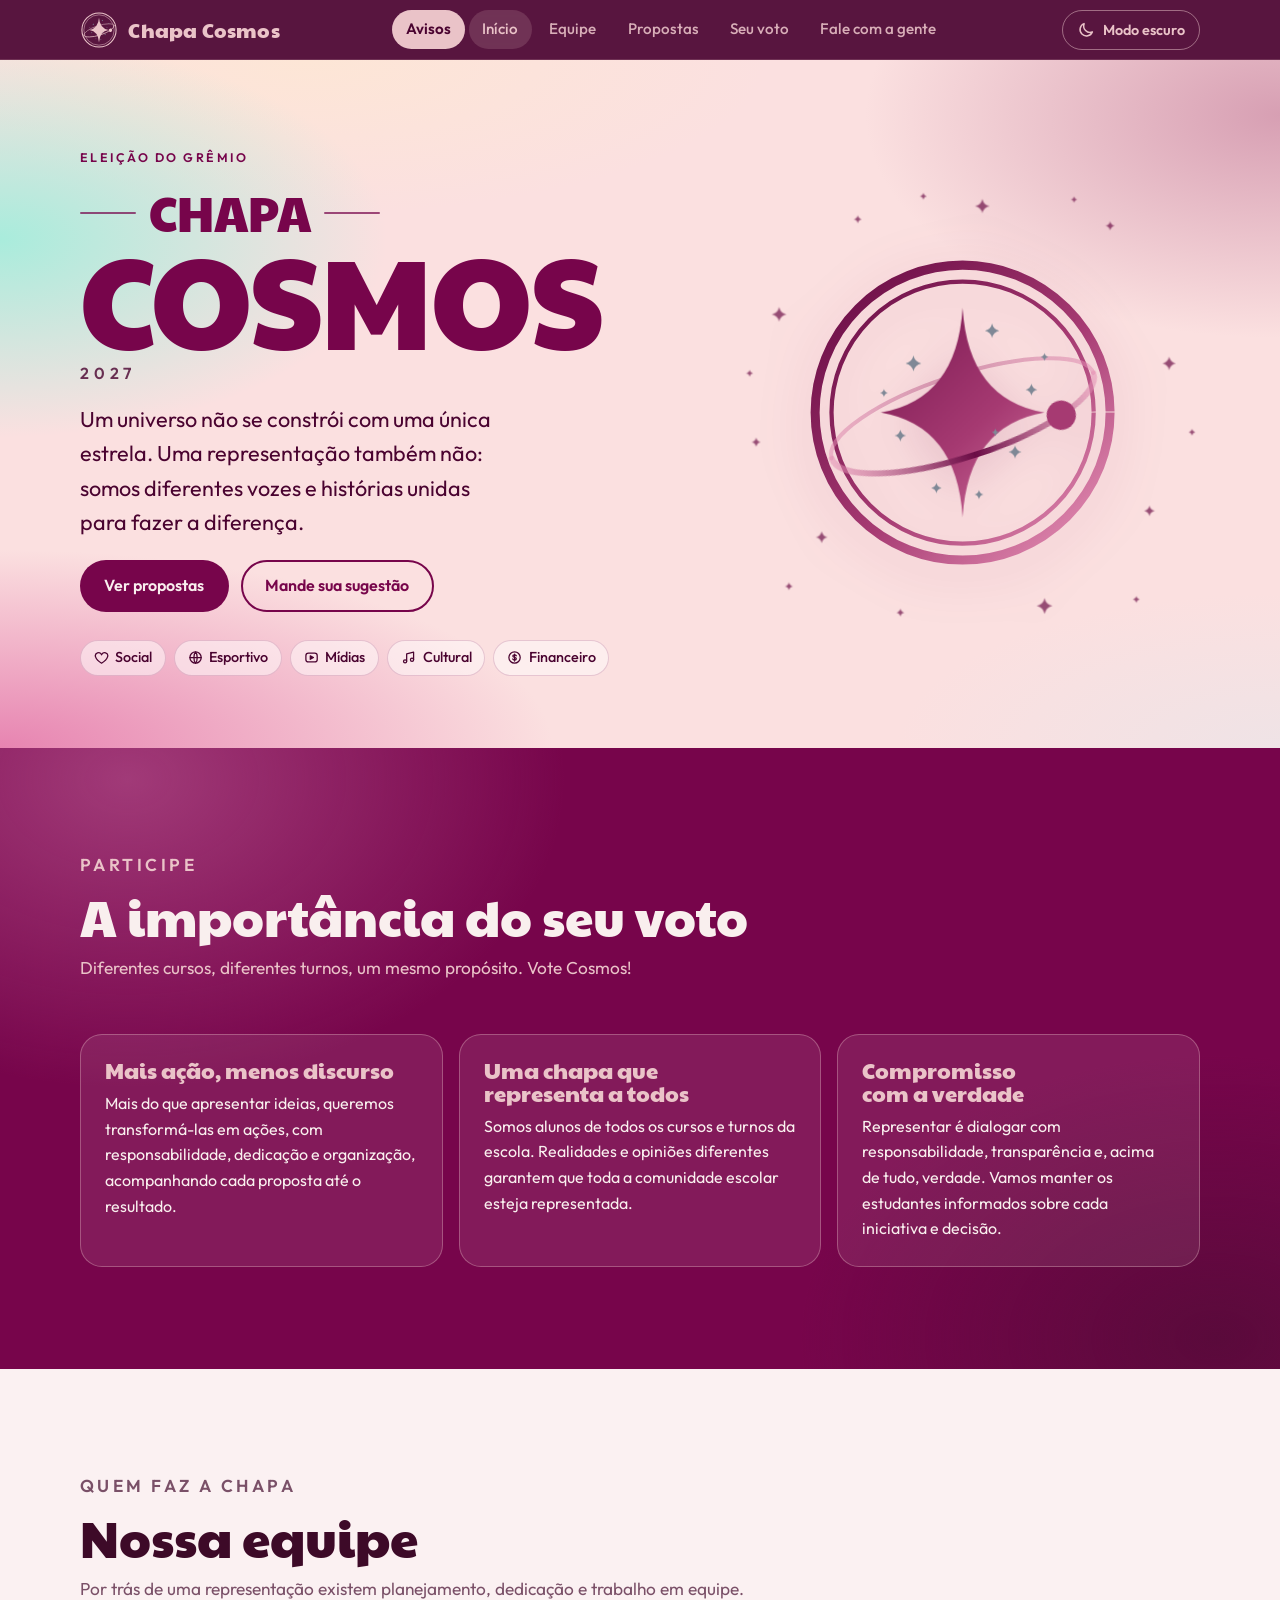
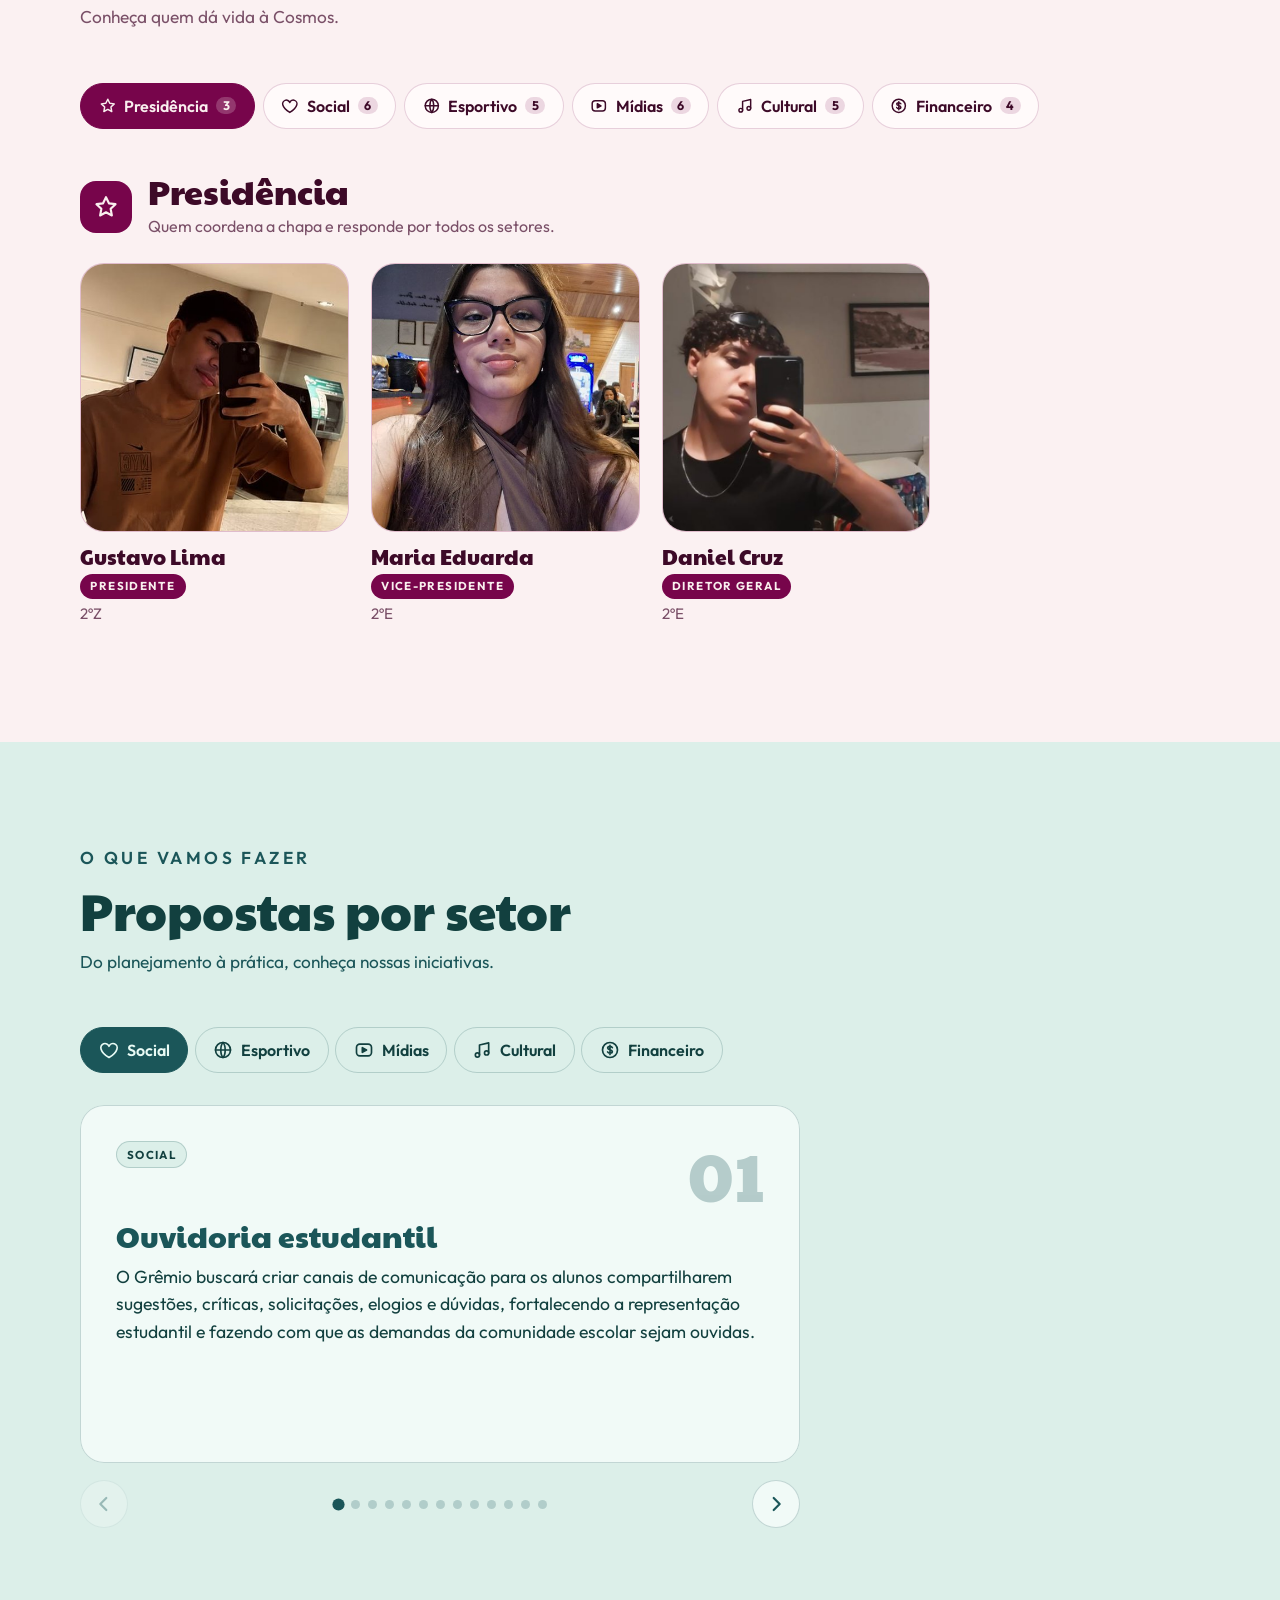
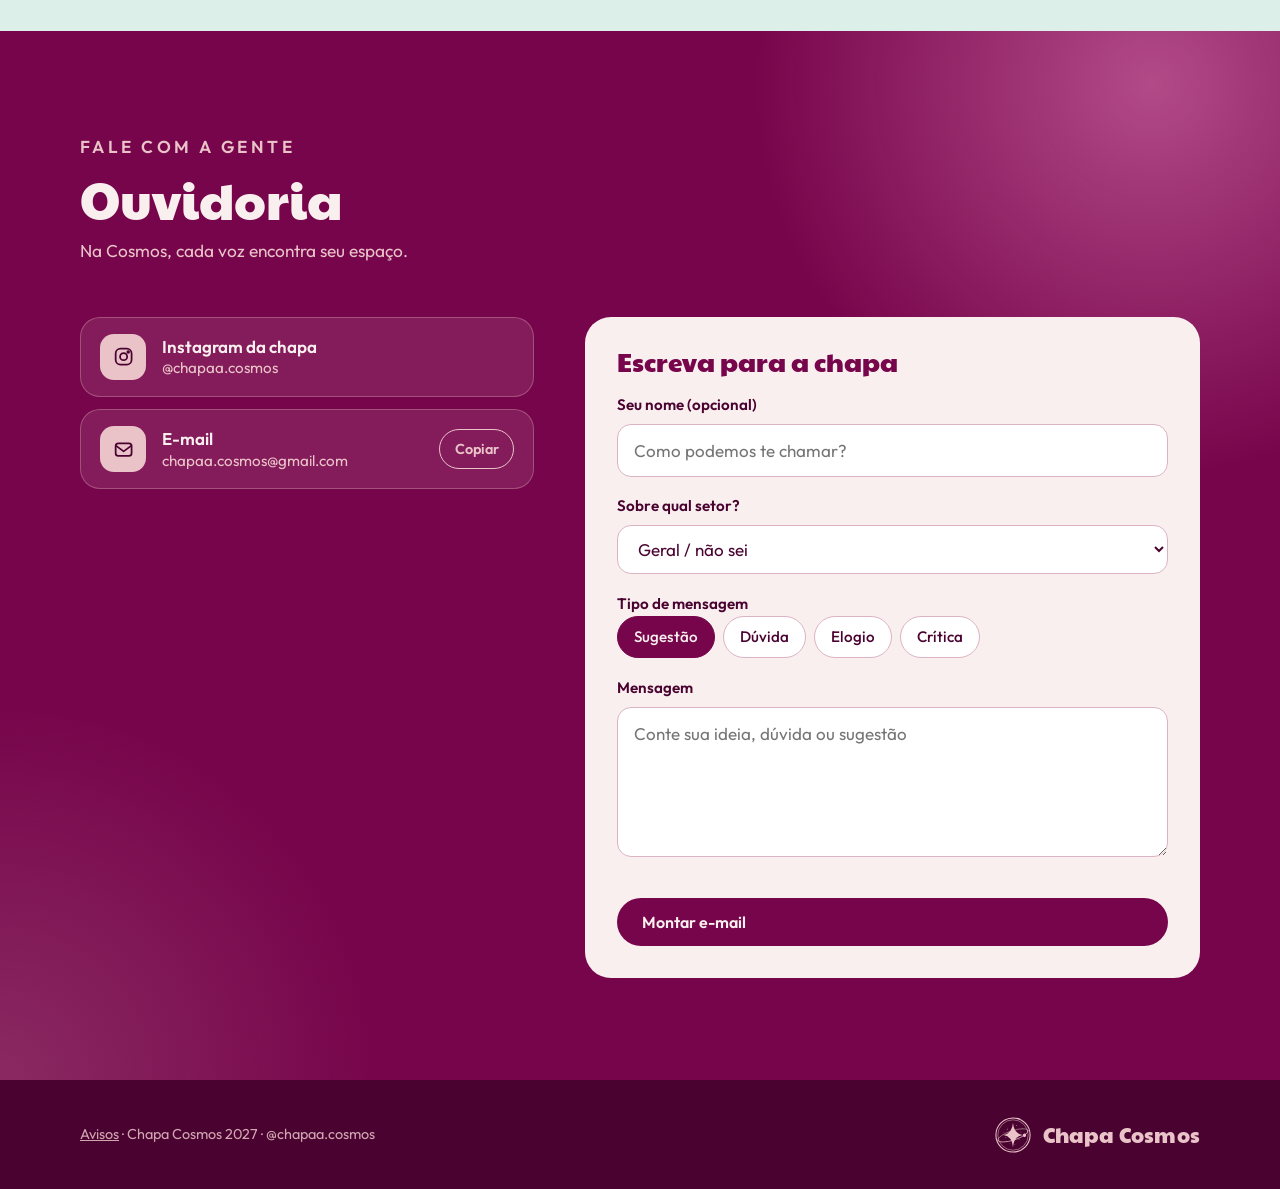
<file: cosmos-site '26/cosmos-site/cosmos-site/index.html>
<!doctype html>
<html lang="pt-BR">
<head>
<meta charset="utf-8">
<meta name="viewport" content="width=device-width, initial-scale=1, viewport-fit=cover">
<title>Chapa Cosmos</title>
<meta name="description" content="Chapa Cosmos 2027: conheça a equipe, as propostas por setor e fale com a gente.">
<meta name="theme-color" content="#4a0330">
<link rel="icon" href="data:image/svg+xml,%3Csvg xmlns='http://www.w3.org/2000/svg' viewBox='0 0 200 200'%3E%3Ccircle cx='100' cy='100' r='100' fill='%2377054b'/%3E%3Ccircle cx='100' cy='100' r='82' fill='none' stroke='%23eac3c8' stroke-width='9'/%3E%3Cpath fill='%23eac3c8' d='M100 40Q104 92 148 100Q104 108 100 160Q96 108 52 100Q96 92 100 40Z'/%3E%3C/svg%3E">
<link rel="preconnect" href="https://fonts.googleapis.com">
<link rel="preconnect" href="https://fonts.gstatic.com" crossorigin>
<link href="https://fonts.googleapis.com/css2?family=Outfit:wght@400;500;600;700&family=Paytone+One&display=swap" rel="stylesheet">
<link rel="stylesheet" href="css/style.css">
</head>
<body>
<svg width="0" height="0" style="position:absolute" aria-hidden="true" focusable="false">
  <defs>
    <linearGradient id="lg-sym" gradientUnits="userSpaceOnUse" x1="22" y1="20" x2="180" y2="182"><stop offset="0" style="stop-color:var(--g1,#eac3c8)"/><stop offset=".55" style="stop-color:var(--g2,#eac3c8)"/><stop offset="1" style="stop-color:var(--g3,#eac3c8)"/></linearGradient>
    <linearGradient id="lg-orbit-f" gradientUnits="userSpaceOnUse" x1="16" y1="0" x2="184" y2="0"><stop offset="0" style="stop-color:var(--g3,#eac3c8);stop-opacity:.55"/><stop offset=".5" style="stop-color:var(--g1,#eac3c8);stop-opacity:1"/><stop offset="1" style="stop-color:var(--g3,#eac3c8);stop-opacity:.55"/></linearGradient>
    <linearGradient id="lg-orbit-b" gradientUnits="userSpaceOnUse" x1="16" y1="0" x2="184" y2="0"><stop offset="0" style="stop-color:var(--g3,#eac3c8);stop-opacity:.55"/><stop offset=".5" style="stop-color:var(--g2,#eac3c8);stop-opacity:.4"/><stop offset="1" style="stop-color:var(--g3,#eac3c8);stop-opacity:.55"/></linearGradient>
    <path id="sp" d="M0-4Q.7-.7 4 0Q.7.7 0 4Q-.7.7-4 0Q-.7-.7 0-4Z"/>
    <symbol id="logo" viewBox="0 0 200 200">
      <g fill="none" style="stroke:var(--sym-paint,currentColor)">
        <circle class="ring" cx="100" cy="100" r="90" stroke-width="5.5" pathLength="1"/>
        <circle class="ring r2" cx="100" cy="100" r="80" stroke-width="2.6" pathLength="1"/>
      </g>
      <g transform="rotate(-18 100 102)">
        <path class="arc" pathLength="1" d="M16 102A84 25 0 0 1 184 102" fill="none" stroke-width="2.4" stroke-linecap="round" style="stroke:var(--orbit-back,currentColor)"/>
        <g class="planet-g"><circle r="8" style="fill:var(--sym-planet,currentColor)">
        <animateMotion dur="16s" repeatCount="indefinite" path="M184 102A84 25 0 0 1 16 102A84 25 0 0 1 184 102"/>
        <animate attributeName="r" dur="16s" repeatCount="indefinite" values="8;10.5;8;5.5;8" keyTimes="0;.25;.5;.75;1"/>
        <animate attributeName="opacity" dur="16s" repeatCount="indefinite" calcMode="discrete" values="0;1" keyTimes="0;.5"/>
      </circle></g>
      </g>
      <path class="star" style="fill:var(--sym-paint,currentColor)" d="M100 36Q103.5 92 150 100Q103.5 108 100 164Q96.5 108 50 100Q96.5 92 100 36Z"/>
      <g class="spark-g" style="fill:var(--spark,currentColor)">
        <g transform="translate(118 50) scale(1.1)"><use class="twinkle" href="#sp" style="animation-delay:0.0s"/></g>
        <g transform="translate(70 70) scale(1.2)"><use class="twinkle" href="#sp" style="animation-delay:0.7s"/></g>
        <g transform="translate(142 86) scale(0.9)"><use class="twinkle" href="#sp" style="animation-delay:1.4s"/></g>
        <g transform="translate(62 114) scale(0.9)"><use class="twinkle" href="#sp" style="animation-delay:2.1s"/></g>
        <g transform="translate(132 124) scale(1)"><use class="twinkle" href="#sp" style="animation-delay:2.8s"/></g>
        <g transform="translate(84 146) scale(0.8)"><use class="twinkle" href="#sp" style="animation-delay:3.5s"/></g>
        <g transform="translate(110 150) scale(0.7)"><use class="twinkle" href="#sp" style="animation-delay:0.6s"/></g>
        <g transform="translate(150 66) scale(0.6)"><use class="twinkle" href="#sp" style="animation-delay:1.3s"/></g>
        <g transform="translate(52 88) scale(0.6)"><use class="twinkle" href="#sp" style="animation-delay:2.0s"/></g>
        <g transform="translate(120 112) scale(0.55)"><use class="twinkle" href="#sp" style="animation-delay:2.7s"/></g>
      </g>
      <g transform="rotate(-18 100 102)">
        <path class="arc" pathLength="1" d="M184 102A84 25 0 0 1 16 102" fill="none" stroke-width="3.6" stroke-linecap="round" style="stroke:var(--orbit-front,currentColor)"/>
        <g class="planet-g"><circle r="8" style="fill:var(--sym-planet,currentColor)">
        <animateMotion dur="16s" repeatCount="indefinite" path="M184 102A84 25 0 0 1 16 102A84 25 0 0 1 184 102"/>
        <animate attributeName="r" dur="16s" repeatCount="indefinite" values="8;10.5;8;5.5;8" keyTimes="0;.25;.5;.75;1"/>
        <animate attributeName="opacity" dur="16s" repeatCount="indefinite" calcMode="discrete" values="1;0" keyTimes="0;.5"/>
      </circle></g>
      </g>
    </symbol>
    <symbol id="i-moon" viewBox="0 0 24 24"><path fill="none" stroke="currentColor" stroke-width="2" stroke-linejoin="round" stroke-linecap="round" d="M20.500 14.500A8.500 8.500 0 0 1 9.500 3.500a8.500 8.500 0 1 0 11 11z"/></symbol>
    <symbol id="i-sun" viewBox="0 0 24 24"><g fill="none" stroke="currentColor" stroke-width="2" stroke-linecap="round"><circle cx="12" cy="12" r="4"/><path d="M12 2.500v2.500M12 19v2.500M2.500 12H5M19 12h2.500M5.300 5.300l1.800 1.800M16.900 16.900l1.800 1.800M5.300 18.700l1.800-1.800M16.900 7.100l1.800-1.800"/></g></symbol>
    <symbol id="i-prev" viewBox="0 0 24 24"><path fill="none" stroke="currentColor" stroke-width="2.4" stroke-linecap="round" stroke-linejoin="round" d="m14.500 5.500-6.500 6.500 6.500 6.500"/></symbol>
    <symbol id="i-next" viewBox="0 0 24 24"><path fill="none" stroke="currentColor" stroke-width="2.4" stroke-linecap="round" stroke-linejoin="round" d="m9.500 5.500 6.500 6.500-6.500 6.500"/></symbol>
    <symbol id="i-social" viewBox="0 0 24 24"><path fill="none" stroke="currentColor" stroke-width="2" stroke-linejoin="round" d="M12 21s-8-4.8-9.5-10A5 5 0 0 1 12 7.6 5 5 0 0 1 21.5 11C20 16.200 12 21 12 21z"/></symbol>
    <symbol id="i-esportivo" viewBox="0 0 24 24"><g fill="none" stroke="currentColor" stroke-width="2" stroke-linecap="round"><circle cx="12" cy="12" r="9"/><path d="M3 12h18M12 3c3.500 3.500 3.500 14.500 0 18M12 3c-3.500 3.500-3.500 14.500 0 18"/></g></symbol>
    <symbol id="i-midias" viewBox="0 0 24 24"><g fill="none" stroke="currentColor" stroke-width="2" stroke-linejoin="round"><rect x="3" y="5" width="18" height="14" rx="4"/><path d="M10 9.200 15 12l-5 2.800z" fill="currentColor"/></g></symbol>
    <symbol id="i-cultural" viewBox="0 0 24 24"><g fill="none" stroke="currentColor" stroke-width="2" stroke-linecap="round" stroke-linejoin="round"><path d="M9 18V6l11-2.500v12"/><circle cx="6.500" cy="18" r="2.500"/><circle cx="17.500" cy="15.500" r="2.500"/></g></symbol>
    <symbol id="i-financeiro" viewBox="0 0 24 24"><g fill="none" stroke="currentColor" stroke-width="2" stroke-linecap="round"><circle cx="12" cy="12" r="9"/><path d="M12 6.500v11M14.800 9.200c-.5-1-1.600-1.500-2.800-1.500-1.600 0-2.800.8-2.800 2s1.100 1.700 2.800 2.100c1.700.4 2.800.9 2.800 2.100s-1.200 2-2.800 2c-1.300 0-2.400-.6-2.900-1.600"/></g></symbol>
    <symbol id="i-presidencia" viewBox="0 0 24 24"><path fill="none" stroke="currentColor" stroke-width="2" stroke-linejoin="round" d="M12 3l2.700 5.600 6.100.8-4.500 4.300 1.100 6.100L12 16.900 6.600 19.800l1.100-6.100L3.200 9.400l6.100-.8z"/></symbol>
    <symbol id="i-whats" viewBox="0 0 24 24"><g fill="none" stroke="currentColor" stroke-width="2" stroke-linecap="round" stroke-linejoin="round"><path d="M3.500 20.500l1.200-4.200A8.500 8.500 0 1 1 8 19.500z"/><path d="M9 8.500c0 3.500 3 6.500 6.500 6.500l1-1.600-2.200-1-1 .8c-1-.4-1.900-1.300-2.300-2.300l.8-1-1-2.200z"/></g></symbol>
    <symbol id="i-insta" viewBox="0 0 24 24"><g fill="none" stroke="currentColor" stroke-width="2"><rect x="3" y="3" width="18" height="18" rx="5.500"/><circle cx="12" cy="12" r="4"/><circle cx="17.200" cy="6.800" r="1" fill="currentColor"/></g></symbol>
    <symbol id="i-mail" viewBox="0 0 24 24"><g fill="none" stroke="currentColor" stroke-width="2" stroke-linejoin="round" stroke-linecap="round"><rect x="3" y="5" width="18" height="14" rx="3"/><path d="m4 8 8 6 8-6"/></g></symbol>
    <symbol id="i-person" viewBox="0 0 24 24"><g fill="currentColor"><circle cx="12" cy="8.500" r="4"/><path d="M4 21c.6-4.600 3.900-7 8-7s7.400 2.400 8 7z"/></g></symbol>
  </defs>
</svg>

<header class="site-header">
  <div class="row wrap">
    <a class="brand" href="#inicio" aria-label="Chapa Cosmos, início">
      <svg aria-hidden="true"><use href="#logo"/></svg>
      Chapa Cosmos
    </a>
    <button type="button" class="theme-btn" id="themeBtn" aria-label="Alternar modo escuro" aria-pressed="false">
      <svg class="icon" aria-hidden="true"><use href="#i-moon"/></svg><span id="themeTxt">Modo escuro</span>
    </button>
    <nav class="nav" aria-label="Seções">
      <a href="avisos.html" class="nav-pin">Avisos</a>
      <a href="#inicio">Início</a>
      <a href="#equipe">Equipe</a>
      <a href="#propostas">Propostas</a>
      <a href="#voto">Seu voto</a>
      <a href="#contato">Fale com a gente</a>
    </nav>
  </div>
</header>

<main>
<!-- INÍCIO -->
<section class="hero band" id="inicio" style="padding-block:clamp(40px,7vw,88px) clamp(40px,6vw,72px)">
  <div class="hero-grid wrap">
    <div class="hero-copy">
      <p class="eyebrow">Eleição do Grêmio</p>
      <h1 class="title" aria-label="Chapa Cosmos 2027">
        <span class="t1" aria-hidden="true">CHAPA</span>
        <span class="t2" aria-hidden="true">COSMOS</span>
        <span class="t3" aria-hidden="true">2027</span>
      </h1>
      <p class="lead">Um universo não se constrói com uma única estrela. Uma representação também não: somos diferentes vozes e histórias unidas para fazer a diferença.</p>
      <div class="hero-actions">
        <a class="btn btn-plum" href="#propostas">Ver propostas</a>
        <a class="btn btn-outline" href="#contato">Mande sua sugestão</a>
      </div>
      <div class="sector-chips" id="heroChips" aria-label="Setores da chapa"></div>
    </div>
    <div class="hero-art">
      <div class="glow"></div>
      <svg class="logo intro" viewBox="-45 -45 290 290" role="button" tabindex="0" aria-label="Logo da Chapa Cosmos. Toque para ver a animação de novo"><use href="#logo" x="0" y="0" width="200" height="200"/>
      <g class="halo" style="fill:var(--sym-paint,currentColor)" opacity=".7">
        <g transform="translate(-12 40) scale(1.1)"><use class="twinkle" href="#sp" style="animation-delay:0.0s"/></g>
        <g transform="translate(-26 118) scale(0.7)"><use class="twinkle" href="#sp" style="animation-delay:0.9s"/></g>
        <g transform="translate(14 176) scale(0.9)"><use class="twinkle" href="#sp" style="animation-delay:1.8s"/></g>
        <g transform="translate(62 222) scale(0.6)"><use class="twinkle" href="#sp" style="animation-delay:2.7s"/></g>
        <g transform="translate(150 218) scale(1.2)"><use class="twinkle" href="#sp" style="animation-delay:3.6s"/></g>
        <g transform="translate(214 160) scale(0.8)"><use class="twinkle" href="#sp" style="animation-delay:0.0s"/></g>
        <g transform="translate(226 70) scale(1)"><use class="twinkle" href="#sp" style="animation-delay:0.9s"/></g>
        <g transform="translate(190 -14) scale(0.7)"><use class="twinkle" href="#sp" style="animation-delay:1.8s"/></g>
        <g transform="translate(112 -26) scale(1.1)"><use class="twinkle" href="#sp" style="animation-delay:2.7s"/></g>
        <g transform="translate(36 -18) scale(0.6)"><use class="twinkle" href="#sp" style="animation-delay:3.6s"/></g>
        <g transform="translate(-30 76) scale(0.5)"><use class="twinkle" href="#sp" style="animation-delay:0.0s"/></g>
        <g transform="translate(240 112) scale(0.5)"><use class="twinkle" href="#sp" style="animation-delay:0.9s"/></g>
        <g transform="translate(206 214) scale(0.5)"><use class="twinkle" href="#sp" style="animation-delay:1.8s"/></g>
        <g transform="translate(-6 206) scale(0.6)"><use class="twinkle" href="#sp" style="animation-delay:2.7s"/></g>
        <g transform="translate(168 -30) scale(0.45)"><use class="twinkle" href="#sp" style="animation-delay:3.6s"/></g>
        <g transform="translate(76 -32) scale(0.5)"><use class="twinkle" href="#sp" style="animation-delay:0.0s"/></g>
      </g>
    </svg>
    </div>
  </div>
</section>

<!-- SEU VOTO -->
<section class="vote band" id="voto">
  <div class="wrap">
    <div class="sec-head">
      <p class="eyebrow">Participe</p>
      <h2>A importância do seu voto</h2>
      <p>Diferentes cursos, diferentes turnos, um mesmo propósito. Vote Cosmos!</p>
    </div>
    <div class="vote-cards">
      <article class="vote-card">
        <h3>Mais ação, menos discurso</h3>
        <p>Mais do que apresentar ideias, queremos transformá-las em ações, com responsabilidade, dedicação e organização, acompanhando cada proposta até o resultado.</p>
      </article>
      <article class="vote-card">
        <h3>Uma chapa que representa a todos</h3>
        <p>Somos alunos de todos os cursos e turnos da escola. Realidades e opiniões diferentes garantem que toda a comunidade escolar esteja representada.</p>
      </article>
      <article class="vote-card">
        <h3>Compromisso com a verdade</h3>
        <p>Representar é dialogar com responsabilidade, transparência e, acima de tudo, verdade. Vamos manter os estudantes informados sobre cada iniciativa e decisão.</p>
      </article>
    </div>
  </div>
</section>

<!-- EQUIPE -->
<section class="team band" id="equipe">
  <div class="wrap">
    <div class="sec-head">
      <p class="eyebrow">Quem faz a chapa</p>
      <h2>Nossa equipe</h2>
      <p>Por trás de uma representação existem planejamento, dedicação e trabalho em equipe. Conheça quem dá vida à Cosmos.</p>
    </div>
    <div class="team-tabs" role="tablist" aria-label="Setores da equipe" id="teamTabs"></div>
    <div id="teamPanel" role="tabpanel"></div>
  </div>
</section>

<!-- PROPOSTAS -->
<section class="proposals band" id="propostas">
  <div class="wrap">
    <div class="sec-head">
      <p class="eyebrow">O que vamos fazer</p>
      <h2>Propostas por setor</h2>
      <p>Do planejamento à prática, conheça nossas iniciativas.</p>
    </div>
    <div class="tabs" role="tablist" aria-label="Setores" id="tabs"></div>
    <div id="panel" role="tabpanel" tabindex="0"></div>
  </div>
</section>

<!-- CONTATO -->
<section class="contact band" id="contato">
  <div class="wrap">
    <div class="sec-head">
      <p class="eyebrow">Fale com a gente</p>
      <h2>Ouvidoria</h2>
      <p>Na Cosmos, cada voz encontra seu espaço.</p>
    </div>
    <div class="contact-grid">
      <div class="channels">
        <a class="channel" id="chInsta" href="#" target="_blank" rel="noopener">
          <span class="ico"><svg class="icon"><use href="#i-insta"/></svg></span>
          <span class="txt"><b>Instagram da chapa</b><span id="handleTxt"></span></span>
        </a>
        <div class="channel">
          <span class="ico"><svg class="icon"><use href="#i-mail"/></svg></span>
          <span class="txt"><b>E-mail</b><span id="mailTxt"></span></span>
          <button type="button" class="copy" id="copyMail">Copiar</button>
        </div>
      </div>

      <form id="contactForm" novalidate>
        <h3>Escreva para a chapa</h3>
        <div class="field">
          <label for="fName">Seu nome (opcional)</label>
          <input type="text" id="fName" autocomplete="name" placeholder="Como podemos te chamar?">
        </div>
        <div class="field">
          <label for="fSector">Sobre qual setor?</label>
          <select id="fSector"></select>
        </div>
        <fieldset class="field">
          <legend>Tipo de mensagem</legend>
          <div class="kinds" id="kinds"></div>
        </fieldset>
        <div class="field">
          <label for="fMsg">Mensagem</label>
          <textarea id="fMsg" placeholder="Conte sua ideia, dúvida ou sugestão"></textarea>
          <div class="err" id="fErr" role="alert"></div>
        </div>
        <button class="btn btn-plum" type="submit">Montar e-mail</button>
        <div class="result" id="result" hidden>
          <p id="resultMsg"></p>
          <pre id="resultText"></pre>
          <button type="button" class="copy" id="copyText">Copiar mensagem</button>
        </div>
      </form>
    </div>
  </div>
</section>
</main>

<footer class="site-footer">
  <div class="row wrap">
    <a class="brand" href="#inicio"><svg aria-hidden="true"><use href="#logo"/></svg> Chapa Cosmos</a>
    <small><a href="avisos.html">Avisos</a> · Chapa Cosmos 2027 · <span id="footHandle"></span></small>
  </div>
</footer>

<script src="js/app.js"></script>
</body>
</html>
</file>
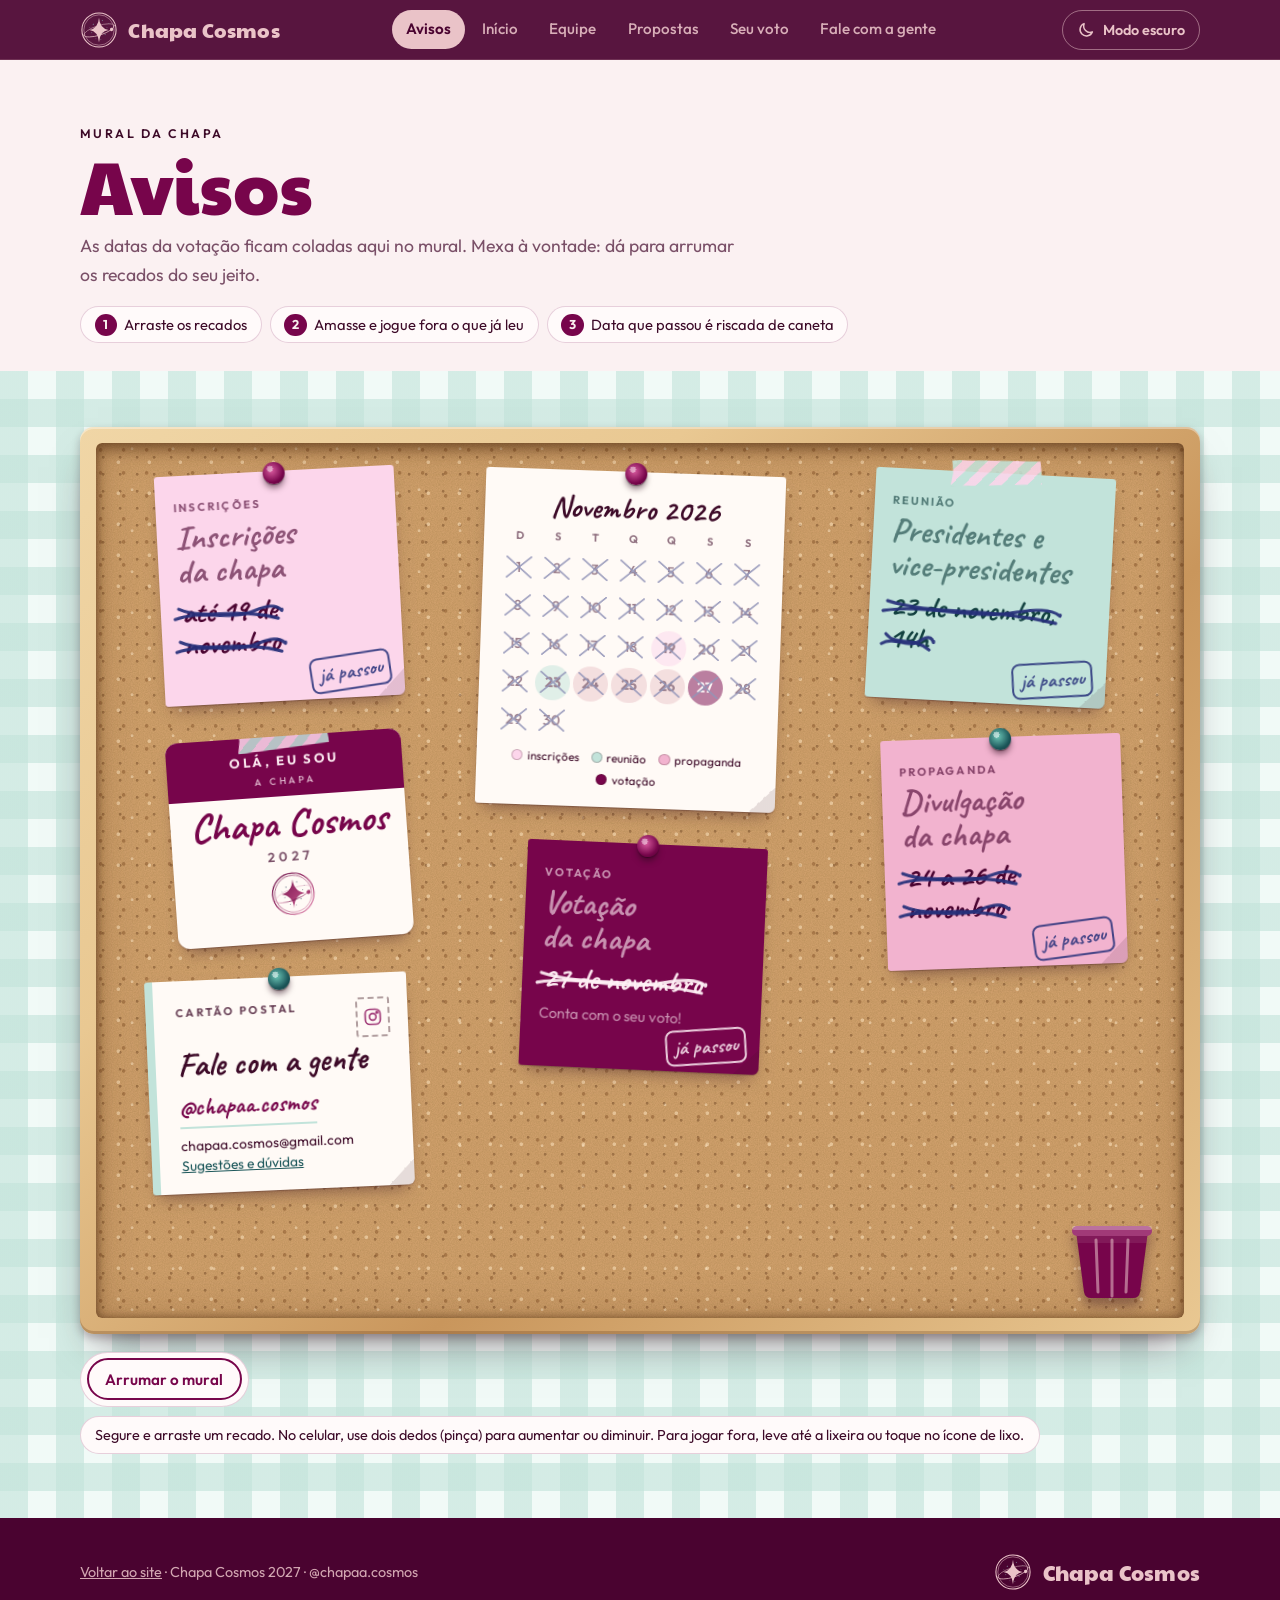
<file: cosmos-site '26/cosmos-site/cosmos-site/avisos.html>
<!doctype html>
<html lang="pt-BR">
<head>
<meta charset="utf-8">
<meta name="viewport" content="width=device-width, initial-scale=1, viewport-fit=cover">
<title>Avisos | Chapa Cosmos</title>
<meta name="description" content="Mural de avisos da Chapa Cosmos: datas da votação, reunião, propaganda e inscrições.">
<meta name="theme-color" content="#4a0330">
<link rel="icon" href="data:image/svg+xml,%3Csvg xmlns='http://www.w3.org/2000/svg' viewBox='0 0 200 200'%3E%3Ccircle cx='100' cy='100' r='100' fill='%2377054b'/%3E%3Ccircle cx='100' cy='100' r='82' fill='none' stroke='%23eac3c8' stroke-width='9'/%3E%3Cpath fill='%23eac3c8' d='M100 40Q104 92 148 100Q104 108 100 160Q96 108 52 100Q96 92 100 40Z'/%3E%3C/svg%3E">
<link rel="preconnect" href="https://fonts.googleapis.com">
<link rel="preconnect" href="https://fonts.gstatic.com" crossorigin>
<link href="https://fonts.googleapis.com/css2?family=Caveat:wght@600;700&family=Outfit:wght@400;500;600;700&family=Paytone+One&display=swap" rel="stylesheet">
<link rel="stylesheet" href="css/avisos.css">
</head>
<body>
<svg width="0" height="0" style="position:absolute" aria-hidden="true" focusable="false">
  <defs>
    <linearGradient id="lg-sym" gradientUnits="userSpaceOnUse" x1="22" y1="20" x2="180" y2="182"><stop offset="0" style="stop-color:var(--g1,#eac3c8)"/><stop offset=".55" style="stop-color:var(--g2,#eac3c8)"/><stop offset="1" style="stop-color:var(--g3,#eac3c8)"/></linearGradient>
    <linearGradient id="lg-orbit-f" gradientUnits="userSpaceOnUse" x1="16" y1="0" x2="184" y2="0"><stop offset="0" style="stop-color:var(--g3,#eac3c8);stop-opacity:.55"/><stop offset=".5" style="stop-color:var(--g1,#eac3c8);stop-opacity:1"/><stop offset="1" style="stop-color:var(--g3,#eac3c8);stop-opacity:.55"/></linearGradient>
    <linearGradient id="lg-orbit-b" gradientUnits="userSpaceOnUse" x1="16" y1="0" x2="184" y2="0"><stop offset="0" style="stop-color:var(--g3,#eac3c8);stop-opacity:.55"/><stop offset=".5" style="stop-color:var(--g2,#eac3c8);stop-opacity:.4"/><stop offset="1" style="stop-color:var(--g3,#eac3c8);stop-opacity:.55"/></linearGradient>
    <path id="sp" d="M0-4Q.7-.7 4 0Q.7.7 0 4Q-.7.7-4 0Q-.7-.7 0-4Z"/>
    <symbol id="logo" viewBox="0 0 200 200">
      <g fill="none" style="stroke:var(--sym-paint,currentColor)">
        <circle class="ring" cx="100" cy="100" r="90" stroke-width="5.5" pathLength="1"/>
        <circle class="ring r2" cx="100" cy="100" r="80" stroke-width="2.6" pathLength="1"/>
      </g>
      <g transform="rotate(-18 100 102)">
        <path class="arc" pathLength="1" d="M16 102A84 25 0 0 1 184 102" fill="none" stroke-width="2.4" stroke-linecap="round" style="stroke:var(--orbit-back,currentColor)"/>
        <g class="planet-g"><circle r="8" style="fill:var(--sym-planet,currentColor)">
        <animateMotion dur="16s" repeatCount="indefinite" path="M184 102A84 25 0 0 1 16 102A84 25 0 0 1 184 102"/>
        <animate attributeName="r" dur="16s" repeatCount="indefinite" values="8;10.5;8;5.5;8" keyTimes="0;.25;.5;.75;1"/>
        <animate attributeName="opacity" dur="16s" repeatCount="indefinite" calcMode="discrete" values="0;1" keyTimes="0;.5"/>
      </circle></g>
      </g>
      <path class="star" style="fill:var(--sym-paint,currentColor)" d="M100 36Q103.5 92 150 100Q103.5 108 100 164Q96.5 108 50 100Q96.5 92 100 36Z"/>
      <g class="spark-g" style="fill:var(--spark,currentColor)">
        <g transform="translate(118 50) scale(1.1)"><use class="twinkle" href="#sp" style="animation-delay:0.0s"/></g>
        <g transform="translate(70 70) scale(1.2)"><use class="twinkle" href="#sp" style="animation-delay:0.7s"/></g>
        <g transform="translate(142 86) scale(0.9)"><use class="twinkle" href="#sp" style="animation-delay:1.4s"/></g>
        <g transform="translate(62 114) scale(0.9)"><use class="twinkle" href="#sp" style="animation-delay:2.1s"/></g>
        <g transform="translate(132 124) scale(1)"><use class="twinkle" href="#sp" style="animation-delay:2.8s"/></g>
        <g transform="translate(84 146) scale(0.8)"><use class="twinkle" href="#sp" style="animation-delay:3.5s"/></g>
        <g transform="translate(110 150) scale(0.7)"><use class="twinkle" href="#sp" style="animation-delay:0.6s"/></g>
        <g transform="translate(150 66) scale(0.6)"><use class="twinkle" href="#sp" style="animation-delay:1.3s"/></g>
        <g transform="translate(52 88) scale(0.6)"><use class="twinkle" href="#sp" style="animation-delay:2.0s"/></g>
        <g transform="translate(120 112) scale(0.55)"><use class="twinkle" href="#sp" style="animation-delay:2.7s"/></g>
      </g>
      <g transform="rotate(-18 100 102)">
        <path class="arc" pathLength="1" d="M184 102A84 25 0 0 1 16 102" fill="none" stroke-width="3.6" stroke-linecap="round" style="stroke:var(--orbit-front,currentColor)"/>
        <g class="planet-g"><circle r="8" style="fill:var(--sym-planet,currentColor)">
        <animateMotion dur="16s" repeatCount="indefinite" path="M184 102A84 25 0 0 1 16 102A84 25 0 0 1 184 102"/>
        <animate attributeName="r" dur="16s" repeatCount="indefinite" values="8;10.5;8;5.5;8" keyTimes="0;.25;.5;.75;1"/>
        <animate attributeName="opacity" dur="16s" repeatCount="indefinite" calcMode="discrete" values="1;0" keyTimes="0;.5"/>
      </circle></g>
      </g>
    </symbol>
    <symbol id="i-moon" viewBox="0 0 24 24"><path fill="none" stroke="currentColor" stroke-width="2" stroke-linejoin="round" stroke-linecap="round" d="M20.500 14.500A8.500 8.500 0 0 1 9.500 3.500a8.500 8.500 0 1 0 11 11z"/></symbol>
    <symbol id="i-sun" viewBox="0 0 24 24"><g fill="none" stroke="currentColor" stroke-width="2" stroke-linecap="round"><circle cx="12" cy="12" r="4"/><path d="M12 2.500v2.500M12 19v2.500M2.500 12H5M19 12h2.500M5.300 5.300l1.800 1.800M16.900 16.900l1.800 1.800M5.300 18.700l1.800-1.800M16.900 7.100l1.800-1.800"/></g></symbol>
    <symbol id="i-prev" viewBox="0 0 24 24"><path fill="none" stroke="currentColor" stroke-width="2.4" stroke-linecap="round" stroke-linejoin="round" d="m14.500 5.500-6.500 6.500 6.500 6.500"/></symbol>
    <symbol id="i-next" viewBox="0 0 24 24"><path fill="none" stroke="currentColor" stroke-width="2.4" stroke-linecap="round" stroke-linejoin="round" d="m9.500 5.500 6.500 6.500-6.500 6.500"/></symbol>
    <symbol id="i-social" viewBox="0 0 24 24"><path fill="none" stroke="currentColor" stroke-width="2" stroke-linejoin="round" d="M12 21s-8-4.8-9.5-10A5 5 0 0 1 12 7.6 5 5 0 0 1 21.5 11C20 16.200 12 21 12 21z"/></symbol>
    <symbol id="i-esportivo" viewBox="0 0 24 24"><g fill="none" stroke="currentColor" stroke-width="2" stroke-linecap="round"><circle cx="12" cy="12" r="9"/><path d="M3 12h18M12 3c3.500 3.500 3.500 14.500 0 18M12 3c-3.500 3.500-3.500 14.500 0 18"/></g></symbol>
    <symbol id="i-midias" viewBox="0 0 24 24"><g fill="none" stroke="currentColor" stroke-width="2" stroke-linejoin="round"><rect x="3" y="5" width="18" height="14" rx="4"/><path d="M10 9.200 15 12l-5 2.800z" fill="currentColor"/></g></symbol>
    <symbol id="i-cultural" viewBox="0 0 24 24"><g fill="none" stroke="currentColor" stroke-width="2" stroke-linecap="round" stroke-linejoin="round"><path d="M9 18V6l11-2.500v12"/><circle cx="6.500" cy="18" r="2.500"/><circle cx="17.500" cy="15.500" r="2.500"/></g></symbol>
    <symbol id="i-financeiro" viewBox="0 0 24 24"><g fill="none" stroke="currentColor" stroke-width="2" stroke-linecap="round"><circle cx="12" cy="12" r="9"/><path d="M12 6.500v11M14.800 9.200c-.5-1-1.600-1.500-2.800-1.500-1.600 0-2.800.8-2.800 2s1.100 1.700 2.800 2.100c1.700.4 2.800.9 2.800 2.100s-1.200 2-2.800 2c-1.300 0-2.400-.6-2.900-1.600"/></g></symbol>
    <symbol id="i-presidencia" viewBox="0 0 24 24"><path fill="none" stroke="currentColor" stroke-width="2" stroke-linejoin="round" d="M12 3l2.700 5.600 6.100.8-4.500 4.300 1.100 6.100L12 16.900 6.600 19.800l1.100-6.100L3.200 9.400l6.100-.8z"/></symbol>
    <symbol id="i-whats" viewBox="0 0 24 24"><g fill="none" stroke="currentColor" stroke-width="2" stroke-linecap="round" stroke-linejoin="round"><path d="M3.500 20.500l1.200-4.200A8.500 8.500 0 1 1 8 19.500z"/><path d="M9 8.500c0 3.500 3 6.500 6.500 6.500l1-1.600-2.200-1-1 .8c-1-.4-1.900-1.300-2.300-2.300l.8-1-1-2.200z"/></g></symbol>
    <symbol id="i-insta" viewBox="0 0 24 24"><g fill="none" stroke="currentColor" stroke-width="2"><rect x="3" y="3" width="18" height="18" rx="5.500"/><circle cx="12" cy="12" r="4"/><circle cx="17.200" cy="6.800" r="1" fill="currentColor"/></g></symbol>
    <symbol id="i-mail" viewBox="0 0 24 24"><g fill="none" stroke="currentColor" stroke-width="2" stroke-linejoin="round" stroke-linecap="round"><rect x="3" y="5" width="18" height="14" rx="3"/><path d="m4 8 8 6 8-6"/></g></symbol>
    <symbol id="i-person" viewBox="0 0 24 24"><g fill="currentColor"><circle cx="12" cy="8.500" r="4"/><path d="M4 21c.6-4.600 3.900-7 8-7s7.400 2.400 8 7z"/></g></symbol>
  </defs>
</svg>

<header class="site-header">
  <div class="row wrap">
    <a class="brand" href="index.html" aria-label="Chapa Cosmos, início">
      <svg aria-hidden="true"><use href="#logo"/></svg>
      Chapa Cosmos
    </a>
    <button type="button" class="theme-btn" id="themeBtn" aria-label="Alternar modo escuro" aria-pressed="false">
      <svg class="icon" aria-hidden="true"><use href="#i-moon"/></svg><span id="themeTxt">Modo escuro</span>
    </button>
    <nav class="nav" aria-label="Seções">
      <a href="avisos.html" class="nav-pin" aria-current="page">Avisos</a>
      <a href="index.html#inicio">Início</a>
      <a href="index.html#equipe">Equipe</a>
      <a href="index.html#propostas">Propostas</a>
      <a href="index.html#voto">Seu voto</a>
      <a href="index.html#contato">Fale com a gente</a>
    </nav>
  </div>
</header>

<main>
  <section class="page-head wrap">
    <p class="eyebrow">Mural da chapa</p>
    <h1>Avisos</h1>
    <p class="lead">As datas da votação ficam coladas aqui no mural. Mexa à vontade: dá para arrumar os recados do seu jeito.</p>
    <div class="how" aria-label="Como usar o mural">
      <span><b>1</b>Arraste os recados</span>
      <span><b>2</b>Amasse e jogue fora o que já leu</span>
      <span><b>3</b>Data que passou é riscada de caneta</span>
    </div>
  </section>

  <section class="board-band" aria-label="Mural de avisos">
    <div class="wrap">
      <div class="frame">
        <div class="board" id="board">
          <div class="bin" id="bin" aria-hidden="true">
            <svg viewBox="0 0 92 112">
              <g class="bits">
                <circle cx="32" cy="36" r="10" fill="#fcd6eb" stroke="rgba(0,0,0,.25)"/>
                <circle cx="54" cy="33" r="11" fill="#c2e3da" stroke="rgba(0,0,0,.25)"/>
                <circle cx="44" cy="30" r="9" fill="#eac3c8" stroke="rgba(0,0,0,.25)"/>
                <path d="M26 33l8 4M50 29l7 6M40 27l6 5" stroke="rgba(0,0,0,.3)" stroke-width="1.2" fill="none"/>
              </g>
              <path d="M10 43h72l-8 61q-1 6-7 6H25q-6 0-7-6z" fill="#77054b"/>
              <path d="M10 43h72l-1.600 12H11.600z" fill="rgba(255,255,255,.08)"/>
              <path d="M30 52l2 52M46 52v56M62 52l-2 52" stroke="#eac3c8" stroke-opacity=".55" stroke-width="3" stroke-linecap="round"/>
              <rect x="6" y="38" width="80" height="10" rx="5" fill="#a13a78"/>
              <rect x="6" y="38" width="80" height="4" rx="2" fill="rgba(255,255,255,.28)"/>
            </svg>
          </div>
        </div>
      </div>
      <div class="board-tools">
        <div class="tools-in">
          <button type="button" class="btn btn-outline" id="btnArrange">Arrumar o mural</button>
          <button type="button" class="btn btn-outline" id="btnRestore" hidden>Trazer os recados de volta</button>
        </div>
        <p class="tip" id="tip">Segure e arraste um recado. No celular, use dois dedos (pinça) para aumentar ou diminuir. Para jogar fora, leve até a lixeira ou toque no ícone de lixo.</p>
      </div>
    </div>
  </section>
</main>
<p class="sr-live" id="live" aria-live="polite"></p>

<footer class="site-footer">
  <div class="row wrap">
    <a class="brand" href="index.html"><svg aria-hidden="true"><use href="#logo"/></svg> Chapa Cosmos</a>
    <small><a href="index.html">Voltar ao site</a> · Chapa Cosmos 2027 · @chapaa.cosmos</small>
  </div>
</footer>

<script src="js/avisos.js"></script>
</body>
</html>
</file>
<file: cosmos-site '26/cosmos-site/cosmos-site/css/style.css>
/* Base (reset) */
html{color-scheme:light}
body{margin:0}
img{max-width:100%}
[hidden]{display:none!important}

/* Layout: hero roxo com a logo rosa em órbita, faixas alternando as 3 cores dos posts (vinho, rosa, verde-água). */
:root{
  --plum:#77054b; --plum-deep:#4a0330; --plum-mid:#a13a78;
  --rose:#eac3c8; --rose-deep:#c39b99; --blush:#fcd6eb; --cream:#f9efee;
  --mint:#c2e3da; --teal:#1b5659;

  --bg:#fbf1f2; --bg-alt:#f6e3e8; --surface:#fffafa; --fg:#3d0a28; --muted:#7a5068;
  --accent:#77054b; --on-accent:#f9efee; --line:rgba(122,11,79,.18);
  --mint-bg:#dcefe9; --mint-fg:#12403f; --mint-surface:#f1faf7; --mint-line:rgba(27,86,89,.22); --mint-accent:#1b5659;
  --hero-a:#fcd6eb; --hero-b:#d4e6e6; --hero-base:#f6e2e6; --hero-fg:#4a0330; --hero-title:#77054b; --hero-symbol:#84305f; --star:#84305f; --star-shade:#5a1a40; --spark:#7f8896; --g1:#6a0c45; --g2:#a63a72; --g3:#e48fb4; --hero-bg:radial-gradient(42% 40% at 0% 26%, #a9ecdc 0%, transparent 72%),radial-gradient(48% 30% at 24% 0%, #fde6d6 0%, transparent 75%),radial-gradient(45% 45% at 100% 8%, #d79fb3 0%, transparent 72%),radial-gradient(60% 40% at 0% 100%, #e784b1 0%, transparent 72%),radial-gradient(40% 30% at 100% 100%, #efe3e6 0%, transparent 75%),#fbe0e0;

  --font-display:"Paytone One","Arial Rounded MT Bold","Trebuchet MS",sans-serif;
  --font-body:"Outfit","Segoe UI",system-ui,sans-serif;
}
@media (prefers-color-scheme: dark){
  :root:not([data-theme="light"]){
    --bg:#26021a; --bg-alt:#310521; --surface:#3a0a29; --fg:#f8e1e1; --muted:#cfa6b9;
    --accent:#eac7c3; --on-accent:#4d0632; --line:rgba(234,199,195,.2);
    --mint-bg:#0f2b2a; --mint-fg:#d6efe8; --mint-surface:#163c3a; --mint-line:rgba(194,227,218,.22); --mint-accent:#c2e3da;
    --hero-a:#5a1040; --hero-b:#1f4a47; --hero-base:#2a0319; --hero-fg:#f9efee; --hero-title:#eac3c8; --hero-symbol:#eac3c8; --star:#f9efee; --star-shade:#c39b99; --spark:#eac3c8; --g1:#f9efee; --g2:#eac3c8; --g3:#c98fae; --hero-bg:radial-gradient(55% 70% at 12% 15%, var(--hero-a) 0%, transparent 65%),radial-gradient(50% 65% at 92% 88%, var(--hero-b) 0%, transparent 65%),var(--hero-base);
    color-scheme:dark;
  }
}
:root[data-theme="dark"]{
  --bg:#26021a; --bg-alt:#310521; --surface:#3a0a29; --fg:#f8e1e1; --muted:#cfa6b9;
  --accent:#eac7c3; --on-accent:#4d0632; --line:rgba(234,199,195,.2);
  --mint-bg:#0f2b2a; --mint-fg:#d6efe8; --mint-surface:#163c3a; --mint-line:rgba(194,227,218,.22); --mint-accent:#c2e3da;
  --hero-a:#5a1040; --hero-b:#1f4a47; --hero-base:#2a0319; --hero-fg:#f9efee; --hero-title:#eac3c8; --hero-symbol:#eac3c8; --star:#f9efee; --star-shade:#c39b99; --spark:#eac3c8; --g1:#f9efee; --g2:#eac3c8; --g3:#c98fae; --hero-bg:radial-gradient(55% 70% at 12% 15%, var(--hero-a) 0%, transparent 65%),radial-gradient(50% 65% at 92% 88%, var(--hero-b) 0%, transparent 65%),var(--hero-base);
  color-scheme:dark;
}

*{box-sizing:border-box}
html{scroll-behavior:smooth;scroll-padding-top:112px;-webkit-text-size-adjust:100%;text-size-adjust:100%}
body{
  background:var(--bg); color:var(--fg);
  font-family:var(--font-body); font-size:17px; line-height:1.6;
  padding-left:max(16px,env(safe-area-inset-left,0px));
  padding-right:max(16px,env(safe-area-inset-right,0px));
  overflow-x:hidden;
}
body::before{content:"";position:fixed;inset:0 0 auto;height:env(safe-area-inset-top,0px);z-index:60;background:var(--plum-deep)}
h1,h2,h3,h4{font-family:var(--font-display);font-weight:400;margin:0;text-wrap:balance;line-height:1.05}
p{margin:0}
a{color:inherit}
:focus-visible{outline:3px solid var(--plum-mid);outline-offset:3px;border-radius:6px}
.contact :focus-visible,.site-header :focus-visible,.site-footer :focus-visible{outline-color:var(--rose)}
.wrap{max-width:1120px;margin-inline:auto}
.band{margin-inline:calc(50% - 50vw);padding-inline:max(16px,calc(50vw - 560px));}
.eyebrow{font-size:.78rem;font-weight:600;letter-spacing:.2em;text-transform:uppercase}
.btn{
  display:inline-flex;align-items:center;gap:.55rem;min-height:48px;padding:.7rem 1.4rem;
  border-radius:999px;font-weight:600;font-size:1rem;text-decoration:none;border:2px solid transparent;
  cursor:pointer;font-family:inherit;transition:transform .15s ease,background .15s ease;
}
.btn:hover{transform:translateY(-2px)}
.btn-rose{background:var(--rose);color:var(--plum-deep)}
.btn-ghost{border-color:var(--rose);color:var(--rose);background:transparent}
.btn-ghost:hover{background:rgba(234,199,195,.12)}
.btn-outline{border-color:var(--accent);color:var(--accent);background:transparent}
.btn-outline:hover{background:color-mix(in srgb,var(--accent) 10%,transparent)}
.btn-plum{background:var(--plum);color:var(--cream)}
:root[data-theme="dark"] .hero .btn-plum{background:var(--rose);color:var(--plum-deep)}
@media (prefers-color-scheme:dark){:root:not([data-theme="light"]) .hero .btn-plum{background:var(--rose);color:var(--plum-deep)}}
.icon{width:1.25em;height:1.25em;flex:none}

/* ---------- Cabeçalho ---------- */
.site-header{
  position:sticky; top:env(safe-area-inset-top,0px); z-index:50;
  background:color-mix(in srgb,var(--plum-deep) 92%,transparent); backdrop-filter:blur(10px);
  color:var(--rose);
  margin-inline:calc(50% - 50vw); padding-inline:max(16px,calc(50vw - 560px));
  border-bottom:1px solid rgba(234,199,195,.16);
}
.site-header .row{display:flex;align-items:center;justify-content:space-between;gap:1rem;padding-block:.6rem;flex-wrap:wrap}
.brand{display:flex;align-items:center;gap:.65rem;text-decoration:none;font-family:var(--font-display);font-size:1.25rem;letter-spacing:.01em}
.brand svg{width:38px;height:38px;color:var(--rose)}
.nav{display:flex;gap:.25rem;overflow-x:auto;max-width:100%;scrollbar-width:none}
.nav::-webkit-scrollbar{display:none}
.brand{order:1}.nav{order:2}.theme-btn{order:3}
.theme-btn{display:inline-flex;align-items:center;gap:.45rem;min-height:40px;padding:.35rem .9rem;border-radius:999px;border:1.5px solid rgba(234,195,200,.5);background:transparent;color:var(--rose);font:600 .9rem var(--font-body);cursor:pointer}
.theme-btn:hover{background:rgba(234,195,200,.16)}
.nav a{padding:.45rem .85rem;border-radius:999px;text-decoration:none;font-weight:500;font-size:.95rem;white-space:nowrap;opacity:.88}
.nav a:hover,.nav a[aria-current="true"]{background:rgba(234,199,195,.16);opacity:1}
.nav a.nav-pin{background:var(--rose);color:var(--plum-deep);opacity:1;font-weight:600}
.nav a.nav-pin:hover{background:#fff1f6}
@media (max-width:760px){.site-header .row{padding-bottom:.3rem}.nav{width:100%;order:3}.theme-btn{order:2;margin-left:auto}html{scroll-padding-top:128px}}

/* ---------- Hero ---------- */
.hero{
  position:relative; overflow:hidden; color:var(--hero-fg);
  background:var(--hero-bg);
}
.hero-grid{display:grid;grid-template-columns:1.1fr .9fr;gap:clamp(24px,5vw,64px);align-items:center}
.hero-copy{min-width:0;display:flex;flex-direction:column;gap:1.25rem;align-items:flex-start}
.title{display:flex;flex-direction:column;gap:.1rem}
.title .t1{font-size:clamp(1.8rem,5vw,3rem);display:flex;align-items:center;gap:.8rem;color:var(--accent)}
.title .t1::before,.title .t1::after{content:"";height:2px;width:clamp(24px,5vw,56px);background:currentColor;border-radius:2px;opacity:.7}
.title .t2{font-size:clamp(3.4rem,13vw,8rem);line-height:.9;color:var(--hero-title);letter-spacing:-.01em}
.title .t3{font-size:1rem;letter-spacing:.3em;opacity:.8;font-family:var(--font-body);font-weight:600;margin-top:.5rem}
.lead{font-size:clamp(1.1rem,2.2vw,1.35rem);max-width:30ch;color:var(--hero-fg)}
.hero-actions{display:flex;gap:.75rem;flex-wrap:wrap}
.sector-chips{display:flex;gap:.5rem;flex-wrap:wrap;margin-top:.5rem}
.chip{display:inline-flex;align-items:center;gap:.4rem;padding:.35rem .8rem;border-radius:999px;background:color-mix(in srgb,var(--surface) 55%,transparent);border:1px solid var(--line);text-decoration:none;font-size:.9rem;font-weight:500;color:var(--hero-fg)}
.chip:hover{background:var(--surface);border-color:var(--accent)}
.chip .icon{width:1.05em;height:1.05em}
.hero-art{position:relative;display:grid;place-items:center;min-width:0}
.hero-art .logo{width:min(100%,520px);aspect-ratio:1;color:var(--hero-symbol);--sym-paint:url(#lg-sym);--orbit-front:url(#lg-orbit-f);--orbit-back:url(#lg-orbit-b);--sym-planet:var(--g2);filter:drop-shadow(0 10px 26px rgba(119,5,75,.16));cursor:pointer;touch-action:manipulation}
.hero-art .logo:focus-visible{outline:3px solid var(--plum-mid);outline-offset:6px;border-radius:50%}
.glow{display:none}
.twinkle{animation:twinkle 4.5s ease-in-out infinite;transform-box:fill-box;transform-origin:center}

/* Entrada do logo: aneis se desenham, a estrela surge, a orbita aparece e o planeta comeca a girar */
@keyframes ring-draw{from{stroke-dashoffset:1}to{stroke-dashoffset:0}}
@keyframes star-in{from{opacity:0;transform:scale(.2) rotate(-70deg)}to{opacity:1;transform:none}}
@keyframes fade-in{from{opacity:0}to{opacity:1}}
@keyframes halo-in{from{opacity:0}to{opacity:.7}}
.ring,.arc{stroke-dasharray:1}
.ring{animation:var(--a-ring,none)}
.ring.r2{animation-delay:.3s}
.arc{animation:var(--a-arc,none)}
.star{transform-box:fill-box;transform-origin:center;animation:var(--a-star,none)}
.planet-g{animation:var(--a-planet,none)}
.spark-g{animation:var(--a-spark,none)}
.hero-art .logo.intro{
  --a-ring:ring-draw 1.2s cubic-bezier(.65,0,.25,1) both;
  --a-star:star-in .9s .7s cubic-bezier(.2,1.3,.4,1) both;
  --a-arc:ring-draw 1s 1.2s ease-out both;
  --a-spark:fade-in 1s 1.2s ease-out both;
  --a-planet:fade-in .6s 1.9s ease-out both;
}
.hero-art .logo .halo{animation:none}
.hero-art .logo.intro .halo{animation:halo-in 1.6s 1.5s ease-out both}
@keyframes twinkle{0%,100%{opacity:1;transform:scale(1)}50%{opacity:.3;transform:scale(.65)}}
@media (prefers-reduced-motion:reduce){.twinkle{animation:none}.hero-art .logo.intro{--a-ring:none;--a-star:none;--a-arc:none;--a-spark:none;--a-planet:none}.hero-art .logo.intro .halo{animation:none}html{scroll-behavior:auto}.btn:hover{transform:none}}
@media (max-width:820px){
  .hero-grid{grid-template-columns:minmax(0,1fr) auto;column-gap:clamp(8px,3vw,28px);row-gap:1.25rem;align-items:center}
  .hero-copy{display:contents}
  .hero-copy .eyebrow{grid-column:1;grid-row:1;align-self:end}
  .hero-copy .title{grid-column:1;grid-row:2;align-self:start}
  .hero-art{grid-column:2;grid-row:1/3;width:clamp(116px,30vw,260px)}
  .hero-art .logo{width:100%}
  .hero-copy .lead{grid-column:1/-1;grid-row:3;max-width:46ch}
  .hero-copy .hero-actions{grid-column:1/-1;grid-row:4}
  .hero-copy .sector-chips{grid-column:1/-1;grid-row:5}
  .title .t1{font-size:clamp(1.3rem,4.6vw,2.2rem);gap:.5rem}
  .title .t1::before,.title .t1::after{width:clamp(12px,3vw,32px)}
  .title .t2{font-size:clamp(2.5rem,11.5vw,6rem)}
}

/* ---------- Seções ---------- */
section{padding-block:clamp(56px,8vw,104px)}
.sec-head{display:flex;flex-direction:column;gap:.7rem;margin-bottom:clamp(28px,5vw,52px);max-width:62ch}
.sec-head h2{font-size:clamp(2rem,5vw,3.2rem)}
.sec-head p{color:var(--muted);font-size:1.08rem}
.eyebrow{color:var(--accent)}

/* Voto */
.vote{
  color:var(--cream);
  background:
    radial-gradient(55% 80% at 10% 5%, #a13a78 0%, transparent 62%),
    radial-gradient(50% 70% at 95% 95%, #5a0a3b 0%, transparent 65%),
    var(--plum);
}
.vote .eyebrow{color:var(--rose)}
.vote h2{color:var(--cream)}
.vote .sec-head p{color:var(--rose)}
.vote-cards{display:grid;grid-template-columns:repeat(auto-fit,minmax(240px,1fr));gap:1rem}
.vote-card{padding:1.5rem;border-radius:22px;background:rgba(249,239,238,.09);border:1px solid rgba(234,195,200,.35);display:flex;flex-direction:column;gap:.6rem;min-width:0}
.vote-card h3{font-size:1.35rem;color:var(--rose)}
.vote-card p{color:var(--cream);font-size:1rem}

/* Equipe */
.team{background:var(--bg)}
.team-tabs{display:flex;gap:.5rem;overflow-x:auto;padding-bottom:.6rem;margin-bottom:clamp(22px,4vw,36px);scrollbar-width:thin}
.team-tab{flex:none;display:inline-flex;align-items:center;gap:.5rem;min-height:46px;padding:.5rem 1.1rem;border-radius:999px;border:1.5px solid var(--line);background:var(--surface);color:var(--fg);font:600 1rem var(--font-body);cursor:pointer}
.team-tab .icon{width:1.1em;height:1.1em}
.team-tab .count{font-size:.78rem;font-weight:700;min-width:1.5em;text-align:center;padding:.05rem .4rem;border-radius:999px;background:color-mix(in srgb,var(--accent) 14%,transparent)}
.team-tab:hover{border-color:var(--accent);color:var(--accent)}
.team-tab[aria-selected="true"]{background:var(--accent);color:var(--on-accent);border-color:var(--accent)}
.team-tab[aria-selected="true"] .count{background:color-mix(in srgb,var(--on-accent) 22%,transparent)}
.team-head{display:flex;align-items:center;justify-content:space-between;gap:1rem;flex-wrap:wrap;margin-bottom:1.5rem}
.team-head .info{display:flex;align-items:center;gap:1rem;min-width:0;flex:1 1 320px}
.team-head h3{font-size:clamp(1.6rem,3.4vw,2.1rem)}
.team-head p{color:var(--muted);font-size:1rem;max-width:52ch;margin-top:.25rem}
.sector-badge{flex:none;width:52px;height:52px;border-radius:16px;display:grid;place-items:center;background:var(--accent);color:var(--on-accent)}
.sector-badge .icon{width:26px;height:26px}
.car-btns{display:flex;gap:.5rem}
.car-btn{width:48px;height:48px;border-radius:50%;border:1.5px solid var(--line);background:var(--surface);color:var(--accent);display:grid;place-items:center;cursor:pointer;transition:background .15s ease,color .15s ease}
.car-btn .icon{width:22px;height:22px}
.car-btn:hover:not(:disabled){background:var(--accent);color:var(--on-accent)}
.car-btn:disabled{opacity:.35;cursor:default}
.track{display:flex;gap:clamp(14px,2vw,22px);overflow-x:auto;scroll-snap-type:x mandatory;padding-bottom:.9rem;scrollbar-width:none;overscroll-behavior-x:contain;cursor:grab}
.track::-webkit-scrollbar{display:none}
.track.drag{scroll-snap-type:none;cursor:grabbing;user-select:none}
.slide{flex:0 0 clamp(210px,24%,280px);scroll-snap-align:start;display:flex;flex-direction:column;gap:.9rem;min-width:0;animation:slide-in .45s ease both;animation-delay:calc(var(--i,0)*60ms)}
@keyframes slide-in{from{opacity:0;transform:translateY(12px)}to{opacity:1;transform:none}}
.photo{aspect-ratio:1;border-radius:24px;overflow:hidden;background:var(--bg-alt);display:grid;place-items:center;border:1px solid var(--line)}
.photo img{width:100%;height:100%;object-fit:cover;display:block;pointer-events:none;-webkit-user-drag:none}
.photo svg{width:40%;height:40%;color:var(--accent);opacity:.45}
.slide .meta{display:flex;flex-direction:column;align-items:flex-start;gap:.3rem;min-width:0}
.slide .name{font-family:var(--font-display);font-size:1.3rem;line-height:1.1;overflow-wrap:anywhere}
.slide .role{font-size:.72rem;font-weight:700;letter-spacing:.12em;text-transform:uppercase;color:var(--on-accent);background:var(--accent);padding:.22rem .65rem;border-radius:999px}
.slide .course{font-size:.95rem;color:var(--muted);line-height:1.35}
.slide .handle{font-size:.9rem;color:var(--accent);font-weight:500;text-decoration:none}
.bar{height:4px;border-radius:4px;background:var(--line);position:relative;margin-top:.4rem}
.bar span{position:absolute;top:0;bottom:0;left:0;border-radius:4px;background:var(--accent);transition:left .1s linear}
@media (prefers-reduced-motion:reduce){.slide{animation:none}}

/* Propostas */
.proposals{background:var(--mint-bg);color:var(--mint-fg)}
.proposals .eyebrow,.proposals .sec-head p{color:var(--mint-accent)}
.proposals .sec-head h2{color:var(--mint-fg)}
.tabs{display:flex;gap:.4rem;overflow-x:auto;padding-bottom:.6rem;margin-bottom:1.4rem;scrollbar-width:thin}
.tab{
  flex:none;display:inline-flex;align-items:center;gap:.5rem;min-height:46px;padding:.5rem 1.1rem;border-radius:999px;
  font:600 1rem var(--font-body);cursor:pointer;color:var(--mint-fg);background:transparent;border:1.5px solid var(--mint-line);
}
.tab:hover{border-color:var(--mint-accent)}
.tab[aria-selected="true"]{background:var(--teal);color:#e9fbf5;border-color:var(--teal)}
:root[data-theme="dark"] .tab[aria-selected="true"]{background:var(--mint);color:#0f2b2a;border-color:var(--mint)}
@media (prefers-color-scheme:dark){:root:not([data-theme="light"]) .tab[aria-selected="true"]{background:var(--mint);color:#0f2b2a;border-color:var(--mint)}}
.panel-intro{font-size:1.15rem;max-width:56ch;margin-bottom:1.6rem}
.pcar{max-width:720px}
.ptrack{display:flex;overflow-x:auto;scroll-snap-type:x mandatory;scrollbar-width:none;overscroll-behavior-x:contain;cursor:grab;border-radius:24px}
.ptrack::-webkit-scrollbar{display:none}
.ptrack.drag{scroll-snap-type:none;cursor:grabbing;user-select:none}
.ptrack .prop{flex:0 0 100%;scroll-snap-align:center;scroll-snap-stop:always;min-height:280px;padding:clamp(1.3rem,4vw,2.2rem);border-radius:24px;gap:.7rem}
.prop .top{display:flex;align-items:center;justify-content:space-between;gap:1rem}
.prop .num{font-family:var(--font-display);font-size:clamp(2.6rem,9vw,4.2rem);line-height:1;color:var(--mint-accent);opacity:.28}
.ptrack .prop h4{font-size:clamp(1.4rem,3.5vw,1.9rem)}
.ptrack .prop p{font-size:1.1rem;line-height:1.55}
.pctl{display:flex;align-items:center;justify-content:space-between;gap:1rem;margin-top:1.1rem}
.pbtn{flex:none;width:48px;height:48px;border-radius:50%;border:1.5px solid var(--mint-line);background:var(--mint-surface);color:var(--mint-accent);display:grid;place-items:center;cursor:pointer;transition:background .15s,color .15s}
.pbtn .icon{width:22px;height:22px}
.pbtn:hover:not(:disabled){background:var(--teal);color:#e9fbf5;border-color:var(--teal)}
:root[data-theme="dark"] .pbtn:hover:not(:disabled){background:var(--mint);color:#0f2b2a;border-color:var(--mint)}
@media (prefers-color-scheme:dark){:root:not([data-theme="light"]) .pbtn:hover:not(:disabled){background:var(--mint);color:#0f2b2a;border-color:var(--mint)}}
.pbtn:disabled{opacity:.35;cursor:default}
.dots{display:flex;justify-content:center;gap:8px;flex-wrap:wrap}
.dot{width:9px;height:9px;padding:0;border:0;border-radius:50%;cursor:pointer;transition:background .2s,transform .2s}
.dot[aria-current="true"]{transform:scale(1.35)}
.pdots{flex:1}
.pdots .dot{background:var(--mint-line)}
.pdots .dot[aria-current="true"]{background:var(--mint-accent)}
.prop{padding:1.4rem;border-radius:20px;background:var(--mint-surface);border:1px solid var(--mint-line);display:flex;flex-direction:column;gap:.5rem;min-width:0}
.prop h4{font-size:1.25rem;color:var(--mint-accent)}
.prop p{font-size:1rem}
.prop .tag{align-self:flex-start;font-size:.72rem;font-weight:700;letter-spacing:.12em;text-transform:uppercase;padding:.2rem .6rem;border-radius:999px;background:var(--mint-bg);border:1px solid var(--mint-line)}

/* Contato */
.contact{
  color:var(--cream);
  background:
    radial-gradient(50% 60% at 90% 5%, #b24a88 0%, transparent 62%),
    radial-gradient(45% 55% at 0% 100%, #8a2a62 0%, transparent 65%),
    var(--plum);
}
.contact .eyebrow{color:var(--rose)}
.contact .sec-head p{color:var(--rose)}
.contact-grid{display:grid;grid-template-columns:minmax(0,.85fr) minmax(0,1.15fr);gap:clamp(24px,4vw,56px);align-items:start}
.channels{display:flex;flex-direction:column;gap:.8rem}
.channel{display:flex;align-items:center;gap:1rem;padding:1rem 1.2rem;border-radius:20px;background:rgba(255,236,235,.1);border:1px solid rgba(234,199,195,.3);text-decoration:none;min-width:0}
a.channel:hover{background:rgba(255,236,235,.18)}
.channel .ico{width:46px;height:46px;border-radius:14px;background:var(--rose);color:var(--plum-deep);display:grid;place-items:center;flex:none}
.channel .txt{min-width:0;display:flex;flex-direction:column;line-height:1.3}
.channel .txt b{font-weight:600}
.channel .txt span{color:var(--rose);overflow-wrap:anywhere;font-size:.95rem}
.copy{margin-left:auto;flex:none;min-height:40px;padding:.4rem .9rem;border-radius:999px;border:1.5px solid var(--rose);background:transparent;color:var(--rose);font:600 .9rem var(--font-body);cursor:pointer}
.copy:hover{background:rgba(234,199,195,.15)}
form{display:flex;flex-direction:column;gap:1.1rem;padding:clamp(18px,3vw,32px);border-radius:26px;background:var(--cream);color:var(--plum-deep);min-width:0}
form h3{font-size:1.6rem;color:var(--plum)}
.field{display:flex;flex-direction:column;gap:.4rem;min-width:0}
.field label,.field legend{font-weight:600;font-size:.95rem;padding:0}
fieldset{border:0;margin:0;padding:0;min-width:0}
input[type=text],select,textarea{
  width:100%;font:inherit;color:var(--plum-deep);background:#fff;border:1.5px solid #dcb3c4;border-radius:14px;padding:.75rem .95rem;min-height:48px;
}
textarea{min-height:150px;resize:vertical}
input:focus-visible,select:focus-visible,textarea:focus-visible{outline:3px solid var(--plum-mid);outline-offset:1px}
.kinds{display:flex;flex-wrap:wrap;gap:.5rem}
.kinds input{position:absolute;opacity:0;pointer-events:none}
.kinds label{padding:.5rem 1rem;border-radius:999px;border:1.5px solid #dcb3c4;background:#fff;cursor:pointer;font-weight:500;font-size:.95rem}
.kinds input:checked + label{background:var(--plum);color:var(--cream);border-color:var(--plum)}
.kinds input:focus-visible + label{outline:3px solid var(--plum-mid);outline-offset:2px}
.err{color:#a3123f;font-size:.9rem;font-weight:600;min-height:1.2em}
.result{padding:1rem 1.1rem;border-radius:16px;background:#f6dfe6;border:1px solid #dcb3c4;display:flex;flex-direction:column;gap:.7rem;font-size:.97rem}
.result pre{margin:0;white-space:pre-wrap;overflow-wrap:anywhere;font:inherit;background:#fff;border-radius:12px;padding:.8rem;border:1px solid #e6c6d3;max-height:200px;overflow:auto}
.result .copy{margin:0;align-self:flex-start;color:var(--plum);border-color:var(--plum)}
.result .copy:hover{background:rgba(122,11,79,.08)}
@media (max-width:860px){.contact-grid{grid-template-columns:1fr}}

/* Celular */
@media (max-width:480px){
  .car-btn{width:44px;height:44px}
  body{font-size:16px}
  .theme-btn span{display:none}
  .theme-btn{padding:.35rem .75rem}
  section{padding-block:48px}
  .hero-actions .btn{flex:1 1 100%;justify-content:center}
  .channel{flex-wrap:wrap;gap:.8rem;padding:.9rem 1rem}
  .channel .copy{margin-left:0}
  form{padding:18px 16px;border-radius:22px}
  .kinds label{padding:.5rem .85rem}
  .tab{padding:.45rem .9rem}
}

/* Rodapé */
.site-footer{background:var(--plum-deep);color:var(--rose);margin-inline:calc(50% - 50vw);padding-inline:max(16px,calc(50vw - 560px));padding-block:2.2rem}
.site-footer .row{display:flex;flex-wrap:wrap;align-items:center;justify-content:space-between;gap:1rem}
.site-footer .brand{font-size:1.3rem}
.site-footer small{opacity:.85;font-size:.9rem}
.sr{position:absolute;width:1px;height:1px;overflow:hidden;clip:rect(0 0 0 0);white-space:nowrap}
</file>
<file: cosmos-site '26/cosmos-site/cosmos-site/css/avisos.css>
/* Base (reset) */
html{color-scheme:light}
body{margin:0}
img{max-width:100%}
[hidden]{display:none!important}

/* Layout: hero roxo com a logo rosa em órbita, faixas alternando as 3 cores dos posts (vinho, rosa, verde-água). */
:root{
  --plum:#77054b; --plum-deep:#4a0330; --plum-mid:#a13a78;
  --rose:#eac3c8; --rose-deep:#c39b99; --blush:#fcd6eb; --cream:#f9efee;
  --mint:#c2e3da; --teal:#1b5659;

  --bg:#fbf1f2; --bg-alt:#f6e3e8; --surface:#fffafa; --fg:#3d0a28; --muted:#7a5068;
  --accent:#77054b; --on-accent:#f9efee; --line:rgba(122,11,79,.18);
  --mint-bg:#dcefe9; --mint-fg:#12403f; --mint-surface:#f1faf7; --mint-line:rgba(27,86,89,.22); --mint-accent:#1b5659;
  --hero-a:#fcd6eb; --hero-b:#d4e6e6; --hero-base:#f6e2e6; --hero-fg:#4a0330; --hero-title:#77054b; --hero-symbol:#84305f; --star:#84305f; --star-shade:#5a1a40; --spark:#7f8896; --g1:#6a0c45; --g2:#a63a72; --g3:#e48fb4; --hero-bg:radial-gradient(42% 40% at 0% 26%, #a9ecdc 0%, transparent 72%),radial-gradient(48% 30% at 24% 0%, #fde6d6 0%, transparent 75%),radial-gradient(45% 45% at 100% 8%, #d79fb3 0%, transparent 72%),radial-gradient(60% 40% at 0% 100%, #e784b1 0%, transparent 72%),radial-gradient(40% 30% at 100% 100%, #efe3e6 0%, transparent 75%),#fbe0e0;

  --font-display:"Paytone One","Arial Rounded MT Bold","Trebuchet MS",sans-serif;
  --font-body:"Outfit","Segoe UI",system-ui,sans-serif;
}
@media (prefers-color-scheme: dark){
  :root:not([data-theme="light"]){
    --bg:#26021a; --bg-alt:#310521; --surface:#3a0a29; --fg:#f8e1e1; --muted:#cfa6b9;
    --accent:#eac7c3; --on-accent:#4d0632; --line:rgba(234,199,195,.2);
    --mint-bg:#0f2b2a; --mint-fg:#d6efe8; --mint-surface:#163c3a; --mint-line:rgba(194,227,218,.22); --mint-accent:#c2e3da;
    --hero-a:#5a1040; --hero-b:#1f4a47; --hero-base:#2a0319; --hero-fg:#f9efee; --hero-title:#eac3c8; --hero-symbol:#eac3c8; --star:#f9efee; --star-shade:#c39b99; --spark:#eac3c8; --g1:#f9efee; --g2:#eac3c8; --g3:#c98fae; --hero-bg:radial-gradient(55% 70% at 12% 15%, var(--hero-a) 0%, transparent 65%),radial-gradient(50% 65% at 92% 88%, var(--hero-b) 0%, transparent 65%),var(--hero-base);
    color-scheme:dark;
  }
}
:root[data-theme="dark"]{
  --bg:#26021a; --bg-alt:#310521; --surface:#3a0a29; --fg:#f8e1e1; --muted:#cfa6b9;
  --accent:#eac7c3; --on-accent:#4d0632; --line:rgba(234,199,195,.2);
  --mint-bg:#0f2b2a; --mint-fg:#d6efe8; --mint-surface:#163c3a; --mint-line:rgba(194,227,218,.22); --mint-accent:#c2e3da;
  --hero-a:#5a1040; --hero-b:#1f4a47; --hero-base:#2a0319; --hero-fg:#f9efee; --hero-title:#eac3c8; --hero-symbol:#eac3c8; --star:#f9efee; --star-shade:#c39b99; --spark:#eac3c8; --g1:#f9efee; --g2:#eac3c8; --g3:#c98fae; --hero-bg:radial-gradient(55% 70% at 12% 15%, var(--hero-a) 0%, transparent 65%),radial-gradient(50% 65% at 92% 88%, var(--hero-b) 0%, transparent 65%),var(--hero-base);
  color-scheme:dark;
}

*{box-sizing:border-box}
html{scroll-behavior:smooth;scroll-padding-top:112px;-webkit-text-size-adjust:100%;text-size-adjust:100%}
body{
  background:var(--bg); color:var(--fg);
  font-family:var(--font-body); font-size:17px; line-height:1.6;
  padding-left:max(16px,env(safe-area-inset-left,0px));
  padding-right:max(16px,env(safe-area-inset-right,0px));
  overflow-x:hidden;
}
body::before{content:"";position:fixed;inset:0 0 auto;height:env(safe-area-inset-top,0px);z-index:60;background:var(--plum-deep)}
h1,h2,h3,h4{font-family:var(--font-display);font-weight:400;margin:0;text-wrap:balance;line-height:1.05}
p{margin:0}
a{color:inherit}
:focus-visible{outline:3px solid var(--plum-mid);outline-offset:3px;border-radius:6px}
.contact :focus-visible,.site-header :focus-visible,.site-footer :focus-visible{outline-color:var(--rose)}
.wrap{max-width:1120px;margin-inline:auto}
.band{margin-inline:calc(50% - 50vw);padding-inline:max(16px,calc(50vw - 560px));}
.eyebrow{font-size:.78rem;font-weight:600;letter-spacing:.2em;text-transform:uppercase}
.btn{
  display:inline-flex;align-items:center;gap:.55rem;min-height:48px;padding:.7rem 1.4rem;
  border-radius:999px;font-weight:600;font-size:1rem;text-decoration:none;border:2px solid transparent;
  cursor:pointer;font-family:inherit;transition:transform .15s ease,background .15s ease;
}
.btn:hover{transform:translateY(-2px)}
.btn-rose{background:var(--rose);color:var(--plum-deep)}
.btn-ghost{border-color:var(--rose);color:var(--rose);background:transparent}
.btn-ghost:hover{background:rgba(234,199,195,.12)}
.btn-outline{border-color:var(--accent);color:var(--accent);background:transparent}
.btn-outline:hover{background:color-mix(in srgb,var(--accent) 10%,transparent)}
.btn-plum{background:var(--plum);color:var(--cream)}
:root[data-theme="dark"] .hero .btn-plum{background:var(--rose);color:var(--plum-deep)}
@media (prefers-color-scheme:dark){:root:not([data-theme="light"]) .hero .btn-plum{background:var(--rose);color:var(--plum-deep)}}
.icon{width:1.25em;height:1.25em;flex:none}

/* ---------- Cabeçalho ---------- */
.site-header{
  position:sticky; top:env(safe-area-inset-top,0px); z-index:50;
  background:color-mix(in srgb,var(--plum-deep) 92%,transparent); backdrop-filter:blur(10px);
  color:var(--rose);
  margin-inline:calc(50% - 50vw); padding-inline:max(16px,calc(50vw - 560px));
  border-bottom:1px solid rgba(234,199,195,.16);
}
.site-header .row{display:flex;align-items:center;justify-content:space-between;gap:1rem;padding-block:.6rem;flex-wrap:wrap}
.brand{display:flex;align-items:center;gap:.65rem;text-decoration:none;font-family:var(--font-display);font-size:1.25rem;letter-spacing:.01em}
.brand svg{width:38px;height:38px;color:var(--rose)}
.nav{display:flex;gap:.25rem;overflow-x:auto;max-width:100%;scrollbar-width:none}
.nav::-webkit-scrollbar{display:none}
.brand{order:1}.nav{order:2}.theme-btn{order:3}
.theme-btn{display:inline-flex;align-items:center;gap:.45rem;min-height:40px;padding:.35rem .9rem;border-radius:999px;border:1.5px solid rgba(234,195,200,.5);background:transparent;color:var(--rose);font:600 .9rem var(--font-body);cursor:pointer}
.theme-btn:hover{background:rgba(234,195,200,.16)}
.nav a{padding:.45rem .85rem;border-radius:999px;text-decoration:none;font-weight:500;font-size:.95rem;white-space:nowrap;opacity:.88}
.nav a:hover,.nav a[aria-current="true"]{background:rgba(234,199,195,.16);opacity:1}
.nav a.nav-pin{background:var(--rose);color:var(--plum-deep);opacity:1;font-weight:600}
.nav a.nav-pin:hover{background:#fff1f6}
@media (max-width:760px){.site-header .row{padding-bottom:.3rem}.nav{width:100%;order:3}.theme-btn{order:2;margin-left:auto}html{scroll-padding-top:128px}}

/* Rodapé */
.site-footer{background:var(--plum-deep);color:var(--rose);margin-inline:calc(50% - 50vw);padding-inline:max(16px,calc(50vw - 560px));padding-block:2.2rem}
.site-footer .row{display:flex;flex-wrap:wrap;align-items:center;justify-content:space-between;gap:1rem}
.site-footer .brand{font-size:1.3rem}
.site-footer small{opacity:.85;font-size:.9rem}
.sr{position:absolute;width:1px;height:1px;overflow:hidden;clip:rect(0 0 0 0);white-space:nowrap}

/* ================= Página Avisos: mural de cortiça ================= */
:root{
  --gingham:#c2e3da; --gingham-base:#f1faf7;
  --wood-a:#e9c892; --wood-b:#c9965c; --wood-c:#f0d6a6;
  --hand:"Caveat","Segoe Print","Bradley Hand",cursive;
}
@media (prefers-color-scheme: dark){ :root:not([data-theme="light"]){ --gingham:#1d4a45; --gingham-base:#0d2826; } }
:root[data-theme="dark"]{ --gingham:#1d4a45; --gingham-base:#0d2826; }

.page-head{padding-block:clamp(36px,6vw,64px) clamp(18px,3vw,28px)}
.page-head h1{font-size:clamp(2.6rem,8vw,4.6rem);color:var(--accent);line-height:.95;margin:.35rem 0 .8rem}
.page-head p.lead{max-width:56ch;color:var(--muted);font-size:1.1rem}
.how{display:flex;flex-wrap:wrap;gap:.5rem;margin-top:1.1rem}
.how span{display:inline-flex;align-items:center;gap:.45rem;padding:.35rem .85rem;border-radius:999px;background:var(--surface);border:1px solid var(--line);font-size:.92rem}
.how b{display:grid;place-items:center;width:1.4rem;height:1.4rem;border-radius:50%;background:var(--accent);color:var(--on-accent);font-size:.8rem}

.board-band{
  margin-inline:calc(50% - 50vw);padding-inline:max(16px,calc(50vw - 600px));
  padding-block:clamp(26px,5vw,56px) clamp(34px,5vw,64px);
  background:
    linear-gradient(90deg,color-mix(in srgb,var(--gingham) 62%,transparent) 50%,transparent 50%) 0 0/56px 56px,
    linear-gradient(0deg,color-mix(in srgb,var(--gingham) 62%,transparent) 50%,transparent 50%) 0 0/56px 56px,
    var(--gingham-base);
}
.frame{
  padding:clamp(9px,1.6vw,16px);border-radius:14px;
  background:linear-gradient(135deg,var(--wood-c),var(--wood-a) 30%,var(--wood-b) 62%,var(--wood-a));
  box-shadow:0 2px 0 rgba(255,255,255,.35) inset,0 -3px 0 rgba(90,50,20,.25) inset,0 22px 40px -18px rgba(40,10,25,.55),0 4px 8px rgba(40,10,25,.25);
}
.board{
  position:relative;overflow:hidden;border-radius:6px;min-height:520px;
  background-color:#cf9f6b;
  background-image:
    radial-gradient(circle at 20% 30%,rgba(120,70,30,.42) 0 1.4px,transparent 2.2px),
    radial-gradient(circle at 72% 62%,rgba(255,232,196,.5) 0 1.4px,transparent 2.2px),
    radial-gradient(circle at 42% 84%,rgba(90,50,20,.38) 0 1px,transparent 1.8px),
    radial-gradient(circle at 88% 14%,rgba(255,236,206,.45) 0 1px,transparent 1.8px),
    url("data:image/svg+xml,%3Csvg xmlns='http://www.w3.org/2000/svg' width='220' height='220'%3E%3Cfilter id='n'%3E%3CfeTurbulence type='fractalNoise' baseFrequency='.85' numOctaves='3' stitchTiles='stitch'/%3E%3CfeColorMatrix values='0 0 0 0 .42 0 0 0 0 .24 0 0 0 0 .08 0 0 0 .75 -.18'/%3E%3C/filter%3E%3Crect width='100%25' height='100%25' filter='url(%23n)'/%3E%3C/svg%3E");
  background-size:23px 23px,31px 31px,17px 17px,41px 41px,220px 220px;
  box-shadow:inset 0 6px 14px rgba(70,35,10,.55),inset 0 -2px 6px rgba(70,35,10,.3),inset 0 0 40px rgba(90,50,20,.25);
  touch-action:pan-y;
  transition:height .4s ease;
}
.board.dragging{cursor:grabbing}

/* ---- post-its ---- */
.note{
  --r:0deg;
  position:absolute;left:0;top:0;width:min(var(--nw,240px),calc(100% - 32px));
  padding:1.5rem 1.15rem 1.1rem;border-radius:3px 3px 6px 3px;
  color:var(--nfg,#3d0a28);background-color:var(--nbg,#fcd6eb);
  box-shadow:0 1px 1px rgba(60,20,30,.28),0 10px 16px -8px rgba(50,15,30,.5);
  transform:rotate(var(--r)) scale(var(--s,1));transform-origin:50% 12%;
  cursor:grab;user-select:none;-webkit-user-select:none;touch-action:pan-y;
  transition:transform .22s cubic-bezier(.3,1.4,.5,1),box-shadow .22s ease;
}
.note.enter{animation:pin-up .55s cubic-bezier(.3,1.3,.5,1) both;animation-delay:calc(var(--i,0)*70ms)}
.note.gone{display:none!important}
.note.arranging{transition:left .55s cubic-bezier(.3,1.1,.5,1),top .55s cubic-bezier(.3,1.1,.5,1),transform .3s ease}
.note::after{content:"";position:absolute;right:0;bottom:0;width:26px;height:26px;border-radius:0 0 6px 0;background:linear-gradient(135deg,transparent 50%,rgba(60,20,30,.13) 50%);pointer-events:none}
.note:focus-visible{outline:3px solid var(--plum-deep);outline-offset:3px}
.note.held{
  transform:rotate(calc(var(--r)*.3)) scale(calc(var(--s,1)*1.07));cursor:grabbing;
  box-shadow:0 2px 2px rgba(60,20,30,.2),0 26px 28px -10px rgba(40,10,25,.6);transition:transform .15s ease,box-shadow .15s ease;
  animation:none;
}
.note.held.over{transform:rotate(calc(var(--r)*.3 + 8deg)) scale(calc(var(--s,1)*.82))}
.note.pinching{transition:none;box-shadow:0 2px 2px rgba(60,20,30,.2),0 22px 26px -10px rgba(40,10,25,.6)}
@keyframes pin-up{from{opacity:0;transform:translateY(-22px) rotate(calc(var(--r) + 6deg)) scale(calc(var(--s,1)*1.1))}to{opacity:1;transform:rotate(var(--r)) scale(var(--s,1))}}
.n-pink{--nbg:#fcd6eb;--nfg:#4a0330;--ink:#26307a}
.n-rose{--nbg:#f2b3cf;--nfg:#4a0330;--ink:#26307a}
.n-plum{--nbg:#77054b;--nfg:#fbe7ef;--ink:#fff1f6}
.n-mint{--nbg:#c2e3da;--nfg:#12403f;--ink:#26307a}
.n-paper{--nbg:#fffaf6;--nfg:#3d0a28;--ink:#26307a}

.note .kicker{font-size:.7rem;font-weight:700;letter-spacing:.18em;text-transform:uppercase;opacity:.75}
.note .ttl{font-family:var(--hand);font-weight:700;font-size:clamp(1.7rem,3.4vw,2.1rem);line-height:1;margin:.25rem 0 .55rem;text-wrap:balance}
.note .when{position:relative;display:inline-block;font-family:var(--hand);font-weight:700;font-size:clamp(1.55rem,3vw,1.85rem);line-height:1.1;padding:0 .15rem}
.note .obs{margin-top:.55rem;font-size:.92rem;line-height:1.35;opacity:.9}
.w{display:inline-block}
.strike{position:absolute;left:0;top:0;width:100%;height:100%;pointer-events:none;overflow:visible}
.strike path{fill:none;stroke:var(--ink);stroke-width:3.2;stroke-linecap:round;vector-effect:non-scaling-stroke;stroke-dasharray:1;stroke-dashoffset:1;opacity:0}
.note.done .strike path{opacity:.92;animation:draw .55s ease-out forwards}
.note.done .strike .p2{animation-delay:.45s}
@keyframes draw{to{stroke-dashoffset:0}}
.note .stamp{display:none;position:absolute;right:.8rem;bottom:.5rem;font-family:var(--hand);font-weight:700;font-size:1.25rem;color:var(--ink);transform:rotate(-6deg);border:2px solid var(--ink);border-radius:8px;padding:0 .45rem;opacity:.85}
.note.done .stamp{display:block}
.note.done{padding-bottom:2.7rem}
.note.done .ttl,.note.done .kicker,.note.done .obs{opacity:.62}

/* alfinete e fita */
.fix{position:absolute;pointer-events:none;z-index:2}
.fix.pin{top:-9px;left:50%;width:22px;height:22px;margin-left:-11px;border-radius:50%;
  background:radial-gradient(circle at 34% 30%,#fff7 0 14%,transparent 15%),radial-gradient(circle at 40% 38%,#d85a9e,#77054b 62%,#4a0330);
  box-shadow:0 5px 6px -1px rgba(40,10,25,.55),0 1px 1px rgba(0,0,0,.4);transition:transform .2s ease,opacity .2s ease}
.fix.pin.mint{background:radial-gradient(circle at 34% 30%,#fff8 0 14%,transparent 15%),radial-gradient(circle at 40% 38%,#6bc4b5,#1b5659 62%,#0f3335)}
.fix.tape{top:-13px;left:50%;width:92px;height:26px;margin-left:-46px;transform:rotate(-3deg);
  background:repeating-linear-gradient(135deg,rgba(194,227,218,.9) 0 9px,rgba(252,214,235,.92) 9px 18px);
  box-shadow:0 1px 2px rgba(60,20,30,.25);opacity:.95;clip-path:polygon(2% 0,98% 6%,100% 94%,0 100%,3% 50%)}
.note.held .fix.pin{transform:translateY(-14px) scale(.7);opacity:0}
.note.held .fix.tape{opacity:.3}

/* botão amassar */
.toss{
  position:absolute;top:.35rem;right:.35rem;width:30px;height:30px;border-radius:50%;border:0;padding:0;
  display:grid;place-items:center;cursor:pointer;color:currentColor;background:rgba(255,255,255,.4);opacity:0;transition:opacity .15s ease,background .15s ease;z-index:3;
}
.toss .icon{width:17px;height:17px}
.note:hover .toss,.note:focus-within .toss,.note:focus .toss{opacity:1}
.toss:hover{background:rgba(255,255,255,.75)}
@media (hover:none){.toss{opacity:.85}}
.n-plum .toss{background:rgba(255,255,255,.18)}

/* calendário */
.n-cal{--nw:300px;padding-top:1.4rem}
.cal-title{font-family:var(--hand);font-weight:700;font-size:1.9rem;line-height:1;text-align:center;margin-bottom:.4rem}
.cal-grid{display:grid;grid-template-columns:repeat(7,1fr);gap:3px;text-align:center}
.cal-grid .h{font-size:.68rem;font-weight:700;letter-spacing:.06em;opacity:.55;padding-bottom:2px}
.cal-grid .d{position:relative;aspect-ratio:1;display:grid;place-items:center;font-size:.9rem;font-weight:500;border-radius:50%}
.cal-grid .d.hl-pink{background:#fcd6eb;font-weight:700}
.cal-grid .d.hl-mint{background:#c2e3da;font-weight:700}
.cal-grid .d.hl-plum{background:#77054b;color:#fff1f6;font-weight:700}
.cal-grid .d.hl-rose{background:#eac3c8;font-weight:700}
.cal-grid .d.today{box-shadow:0 0 0 2px var(--ink);border-radius:50%}
.cal-grid .d.past{opacity:.5}
.cal-grid .d.past::after{content:"";position:absolute;inset:18% 12%;background:
  linear-gradient(to top right,transparent calc(50% - 1.2px),var(--ink) calc(50% - .5px),var(--ink) calc(50% + .5px),transparent calc(50% + 1.2px)),
  linear-gradient(to bottom right,transparent calc(50% - 1.2px),var(--ink) calc(50% - .5px),var(--ink) calc(50% + .5px),transparent calc(50% + 1.2px));opacity:.85}
.cal-leg{display:flex;flex-wrap:wrap;justify-content:center;gap:.2rem .75rem;margin-top:.6rem;font-size:.72rem}
.cal-leg i{display:inline-block;width:.7rem;height:.7rem;border-radius:50%;margin-right:.3rem;vertical-align:-.05rem;border:1px solid rgba(60,20,30,.25)}

/* crachá */
.n-tag{--nw:236px;padding:0;overflow:hidden;border-radius:12px;--nbg:#fffaf6}
.n-tag::after{display:none}
.n-tag .band-top{background:#77054b;color:#fbe7ef;text-align:center;padding:.9rem .5rem .45rem;font-weight:700;letter-spacing:.2em;font-size:.82rem}
.n-tag .band-top small{display:block;font-weight:500;letter-spacing:.3em;font-size:.6rem;opacity:.8;margin-top:.1rem}
.n-tag .tag-body{text-align:center;padding:.5rem .8rem 1.1rem}
.n-tag .tag-body b{display:block;font-family:var(--hand);font-size:2.5rem;line-height:.95;color:#77054b;font-weight:700}
.n-tag .tag-body span{display:block;margin-top:.25rem;font-size:.82rem;letter-spacing:.3em;font-weight:600;color:#7a5068}
.n-tag .tag-body svg{width:46px;height:46px;color:#84305f;--sym-paint:url(#lg-sym);--orbit-front:url(#lg-orbit-f);--orbit-back:url(#lg-orbit-b);--sym-planet:var(--g2);--g1:#6a0c45;--g2:#a63a72;--g3:#e48fb4;--star:#84305f;--star-shade:#5a1a40;--spark:#7f8896;margin-top:.3rem}

/* cartão postal */
.n-post{--nw:262px;--nbg:#fffaf6;padding-left:1.35rem;border-left:8px solid #c2e3da}
.post-top{display:flex;justify-content:space-between;align-items:flex-start;gap:.5rem}
.post-top .kicker{letter-spacing:.22em}
.post-stamp{width:34px;height:40px;border:2px dashed rgba(60,20,30,.4);border-radius:3px;display:grid;place-items:center;color:#a13a78}
.post-stamp svg{width:20px;height:20px}
.n-post .ttl{margin-bottom:.35rem}
.n-post a.insta{font-family:var(--hand);font-weight:700;font-size:1.5rem;color:#77054b;text-decoration:none;display:inline-block;border-bottom:2px solid #c2e3da}
.n-post a.insta:hover{background:#c2e3da}
.n-post .lines{margin-top:.5rem;font-size:.86rem;line-height:1.45;overflow-wrap:anywhere}
.n-post .lines a{color:#1b5659}

/* lixeira */
.bin{position:absolute;right:clamp(10px,2vw,26px);bottom:clamp(8px,1.6vw,18px);width:92px;height:112px;z-index:200;transition:transform .2s ease;pointer-events:none;filter:drop-shadow(0 8px 6px rgba(50,15,30,.4))}
.bin svg{width:100%;height:100%;overflow:visible}
.bin .lid{transform-origin:12% 62%;transition:transform .25s cubic-bezier(.3,1.5,.5,1)}
.board.dragging .bin{animation:bin-hint 1.2s ease-in-out infinite}
.bin.open{animation:none!important;transform:scale(1.12)}
.bin.open .lid{transform:rotate(-34deg) translate(-4px,-6px)}
.bin.shake{animation:shake .45s ease}
@keyframes bin-hint{50%{transform:translateY(-4px)}}
@keyframes shake{20%{transform:rotate(-7deg)}45%{transform:rotate(6deg)}70%{transform:rotate(-3deg)}}
.bin .bits{opacity:0;transition:opacity .3s ease}
.bin.full .bits{opacity:1}
.ball{position:absolute;left:0;top:0;width:56px;height:56px;z-index:150;pointer-events:none;border-radius:46% 54% 50% 50%/52% 46% 54% 48%;
  background-image:radial-gradient(circle at 32% 28%,rgba(255,255,255,.55),transparent 38%),radial-gradient(circle at 70% 78%,rgba(0,0,0,.3),transparent 55%),
  url("data:image/svg+xml,%3Csvg xmlns='http://www.w3.org/2000/svg' viewBox='0 0 56 56'%3E%3Cg fill='none' stroke='rgba(0,0,0,.22)' stroke-width='1.3' stroke-linejoin='round'%3E%3Cpath d='M6 20 22 14 30 26 46 18'/%3E%3Cpath d='M10 40 24 32 34 44 50 34'/%3E%3Cpath d='M20 6 26 22 18 34 24 50'/%3E%3Cpath d='M38 8 34 24 44 32 40 48'/%3E%3C/g%3E%3C/svg%3E");
  box-shadow:inset -4px -5px 8px rgba(0,0,0,.2),0 3px 4px rgba(0,0,0,.25)}

.board-tools{display:flex;flex-wrap:wrap;align-items:center;gap:.6rem;margin-top:1.1rem}
.board-tools .tools-in{display:inline-flex;flex-wrap:wrap;gap:.4rem;padding:.35rem;border-radius:999px;background:var(--surface);border:1px solid var(--line)}
.board-tools .btn{min-height:42px;padding:.45rem 1.05rem;font-size:.95rem}
.board-tools .tip{font-size:.9rem;color:var(--fg);background:var(--surface);padding:.4rem .9rem;border-radius:999px;border:1px solid var(--line)}
.sr-live{position:absolute;width:1px;height:1px;overflow:hidden;clip:rect(0 0 0 0)}

@media (max-width:520px){
  .note{--nw:300px}
  .n-tag{--nw:260px}.n-cal{--nw:310px}
}
@media (prefers-reduced-motion:reduce){
  .note,.note.held,.bin,.board.dragging .bin{animation:none!important;transition:none!important}
  .note.done .strike path{animation:none;stroke-dashoffset:0}
}
</file>
